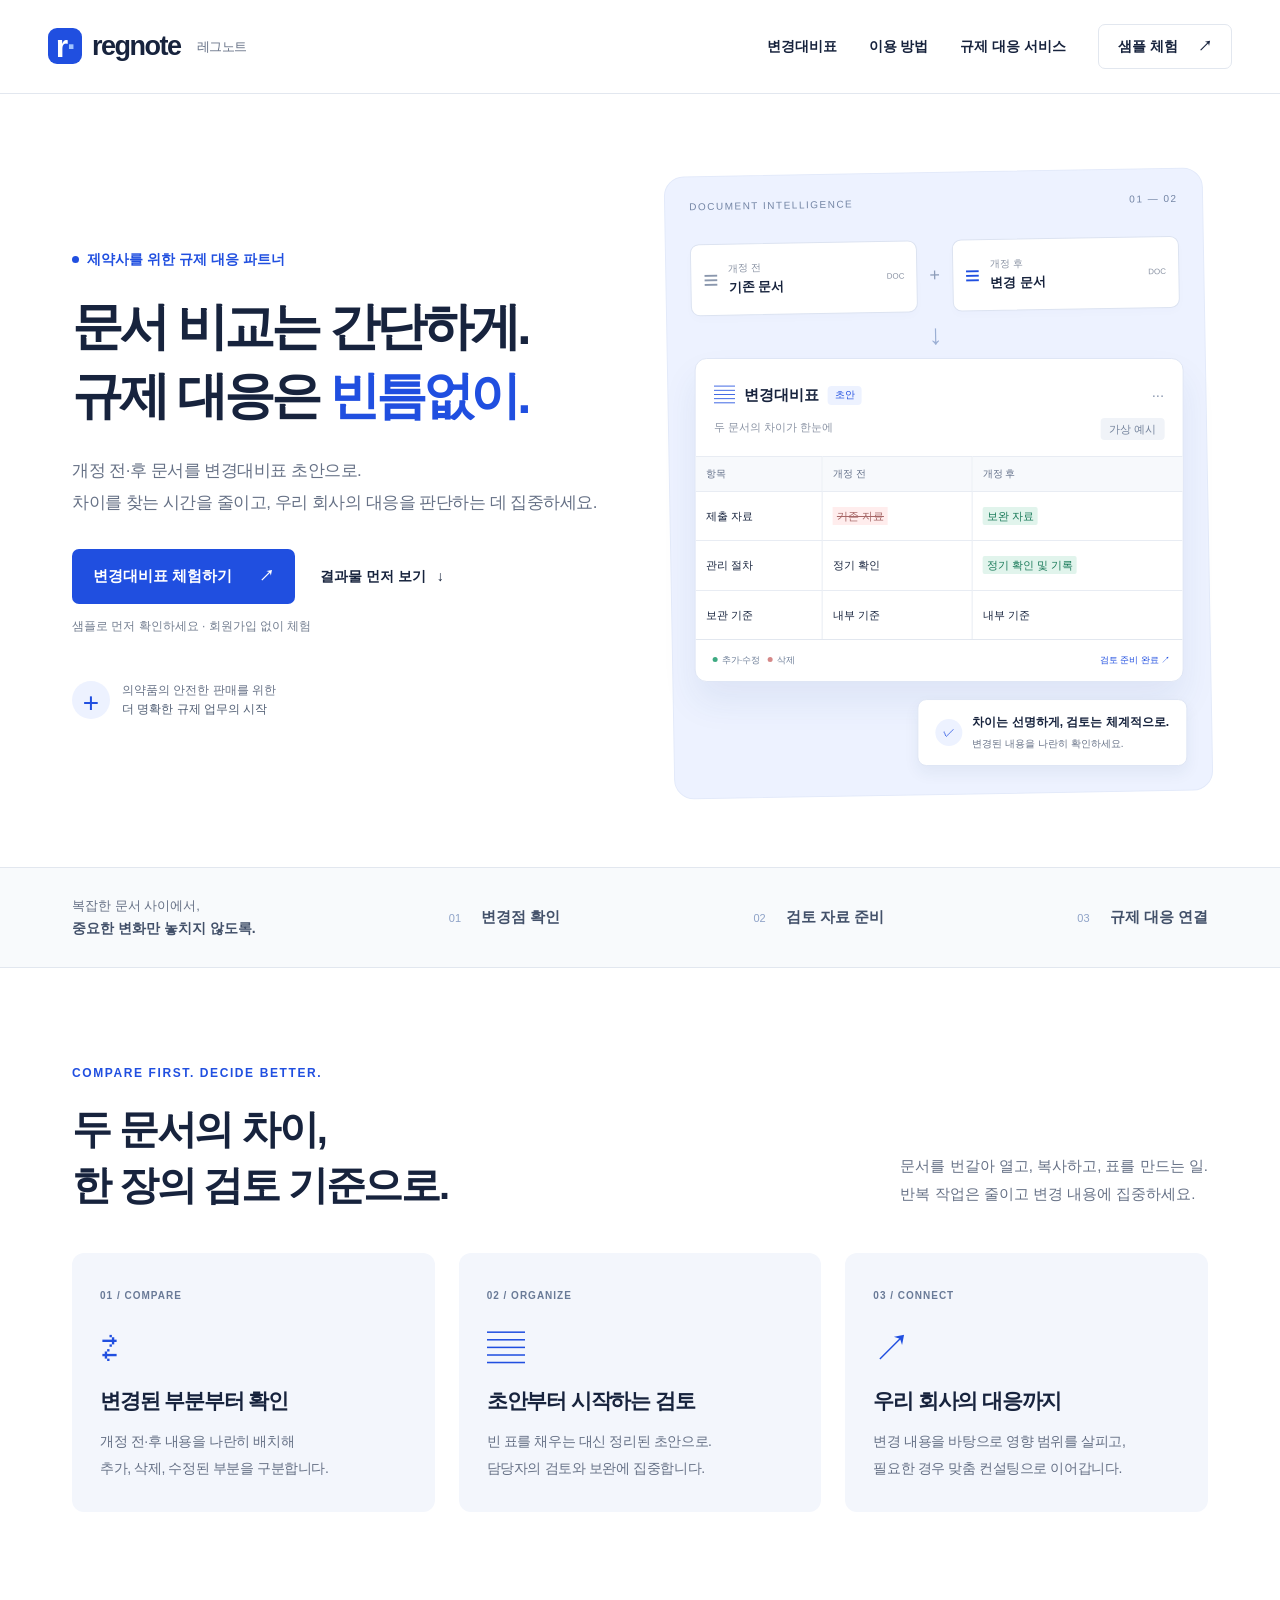
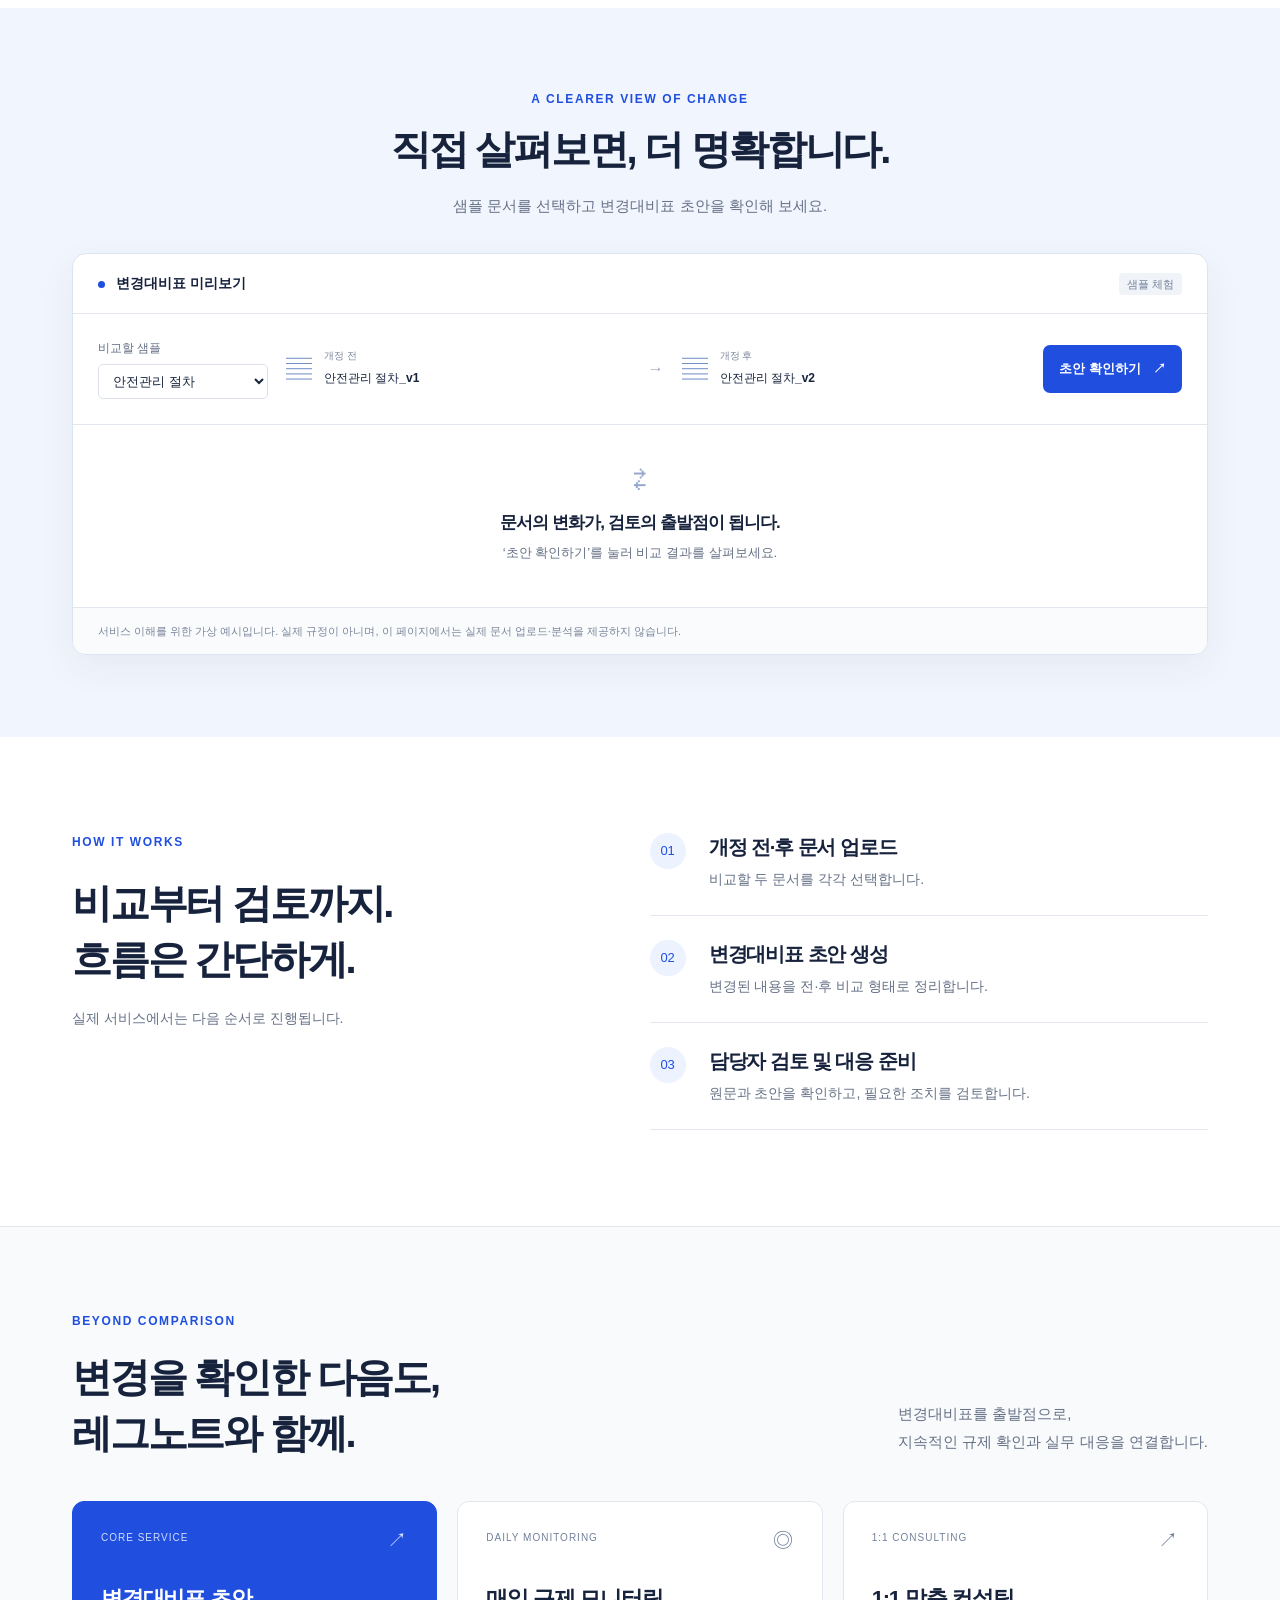
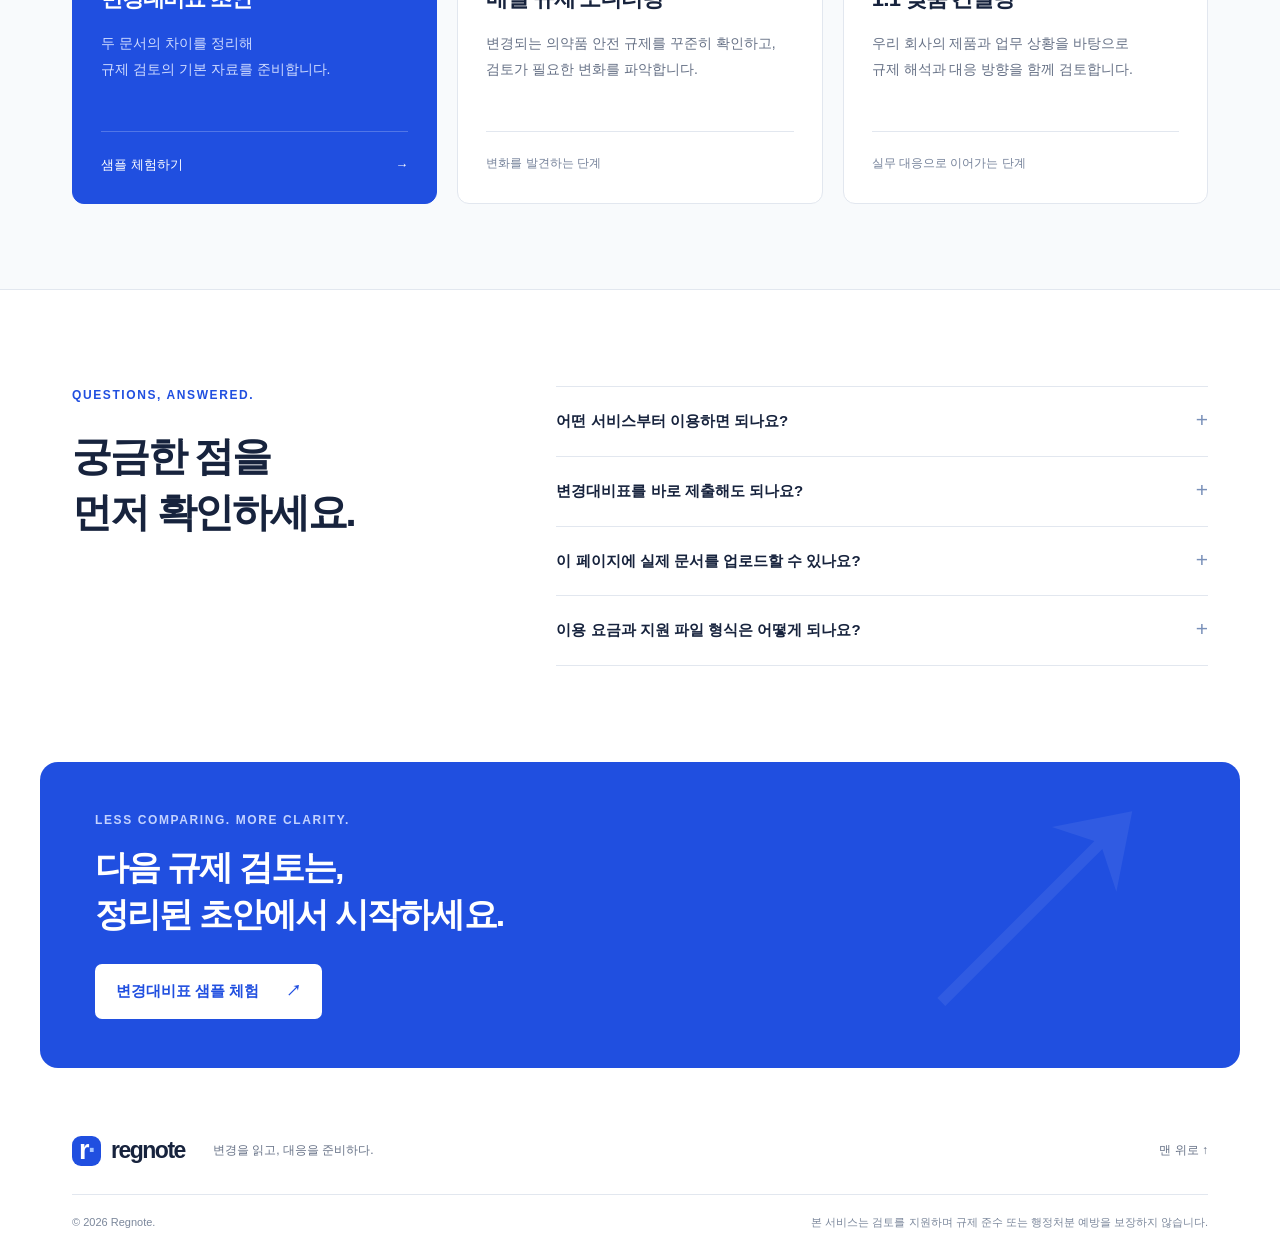
<file: index.html>
<!DOCTYPE html>
<html lang="ko">

<head>
  <meta charset="UTF-8">
  <meta name="viewport" content="width=device-width, initial-scale=1.0">
  <meta name="description" content="두 문서의 차이를 변경대비표 초안으로. 레그노트와 함께 규제 변경 확인부터 의약품 안전 규제 대응까지 준비하세요.">
  <meta name="theme-color" content="#204fe0">
  <title>레그노트 — 변경을 읽고, 대응을 준비하다</title>
  <link rel="stylesheet" href="styles.css">
  <script src="script.js" defer></script>
</head>

<body>
  <a class="skip-link" href="#main">본문 바로가기</a>
  <header class="header">
    <a class="brand" href="#" aria-label="레그노트 홈"><span class="brand-icon"
        aria-hidden="true">r<span>·</span></span>regnote<span class="brand-ko">레그노트</span></a>
    <button class="menu-toggle" type="button" aria-expanded="false" aria-controls="navigation">메뉴 <span
        aria-hidden="true">☰</span></button>
    <nav id="navigation" aria-label="주 메뉴"><a href="#comparison">변경대비표</a><a href="#workflow">이용 방법</a><a
        href="#services">규제 대응 서비스</a><a class="nav-cta" href="#demo">샘플 체험 <span aria-hidden="true">↗</span></a></nav>
  </header>
  <main id="main">
    <section class="hero wrap">
      <div class="hero-copy">
        <p class="eyebrow"><span class="live-dot"></span> 제약사를 위한 규제 대응 파트너</p>
        <h1>문서 비교는 간단하게.<br>규제 대응은 <span>빈틈없이.</span></h1>
        <p class="hero-description">개정 전·후 문서를 변경대비표 초안으로.<br>차이를 찾는 시간을 줄이고,<br class="mobile-break"> 우리 회사의 대응을 판단하는 데
          집중하세요.</p>
        <div class="hero-actions"><a class="button primary" href="#demo">변경대비표 체험하기 <span
              aria-hidden="true">↗</span></a><a class="text-link" href="#comparison">결과물 먼저 보기 <span
              aria-hidden="true">↓</span></a></div>
        <p class="microcopy">샘플로 먼저 확인하세요 · 회원가입 없이 체험</p>
        <div class="hero-bottom"><span class="small-cross" aria-hidden="true">+</span><span>의약품의 안전한 판매를 위한<br><strong>더
              명확한 규제 업무의 시작</strong></span></div>
      </div>
      <div class="hero-visual" aria-label="변경대비표 예시 화면">
        <div class="visual-top"><span>DOCUMENT INTELLIGENCE</span><span>01 — 02</span></div>
        <div class="document-pair">
          <div class="mini-doc"><span class="doc-icon" aria-hidden="true">≡</span>
            <div><small>개정 전</small><strong>기존 문서</strong></div><span class="file-type">DOC</span>
          </div><span class="pair-plus" aria-hidden="true">+</span>
          <div class="mini-doc"><span class="doc-icon blue" aria-hidden="true">≡</span>
            <div><small>개정 후</small><strong>변경 문서</strong></div><span class="file-type">DOC</span>
          </div>
        </div>
        <div class="connection" aria-hidden="true">↓</div>
        <div class="preview-card">
          <div class="preview-title"><span class="sheet-icon" aria-hidden="true">▤</span><strong>변경대비표</strong><span
              class="draft">초안</span><span class="preview-menu" aria-hidden="true">···</span></div>
          <div class="preview-meta"><span>두 문서의 차이가 한눈에</span><span class="example-label">가상 예시</span></div>
          <div class="mini-table">
            <div class="table-head">항목</div>
            <div class="table-head">개정 전</div>
            <div class="table-head">개정 후</div>
            <div>제출 자료</div>
            <div><span class="deleted">기존 자료</span></div>
            <div><span class="added">보완 자료</span></div>
            <div>관리 절차</div>
            <div>정기 확인</div>
            <div><span class="added">정기 확인 및 기록</span></div>
            <div>보관 기준</div>
            <div>내부 기준</div>
            <div>내부 기준</div>
          </div>
          <div class="preview-footer"><span><i class="legend green"></i>추가·수정 <i
                class="legend red"></i>삭제</span><span>검토 준비 완료 <span aria-hidden="true">↗</span></span></div>
        </div>
        <div class="review-note"><span class="checkmark" aria-hidden="true">✓</span>
          <div><strong>차이는 선명하게, 검토는 체계적으로.</strong>
            <p>변경된 내용을 나란히 확인하세요.</p>
          </div>
        </div>
      </div>
    </section>
    <div class="value-strip">
      <div class="wrap">
        <p>복잡한 문서 사이에서,<br><strong>중요한 변화만 놓치지 않도록.</strong></p><span>01 <strong>변경점 확인</strong></span><span>02
          <strong>검토 자료 준비</strong></span><span>03 <strong>규제 대응 연결</strong></span>
      </div>
    </div>
    <section class="section wrap" id="comparison">
      <div class="section-heading">
        <div>
          <p class="eyebrow">COMPARE FIRST. DECIDE BETTER.</p>
          <h2>두 문서의 차이,<br>한 장의 검토 기준으로.</h2>
        </div>
        <p>문서를 번갈아 열고, 복사하고, 표를 만드는 일.<br>반복 작업은 줄이고 변경 내용에 집중하세요.</p>
      </div>
      <div class="feature-grid">
        <article><span class="feature-number">01 / COMPARE</span>
          <div class="feature-symbol" aria-hidden="true">⇄</div>
          <h3>변경된 부분부터 확인</h3>
          <p>개정 전·후 내용을 나란히 배치해<br>추가, 삭제, 수정된 부분을 구분합니다.</p>
        </article>
        <article><span class="feature-number">02 / ORGANIZE</span>
          <div class="feature-symbol" aria-hidden="true">▤</div>
          <h3>초안부터 시작하는 검토</h3>
          <p>빈 표를 채우는 대신 정리된 초안으로.<br>담당자의 검토와 보완에 집중합니다.</p>
        </article>
        <article><span class="feature-number">03 / CONNECT</span>
          <div class="feature-symbol" aria-hidden="true">↗</div>
          <h3>우리 회사의 대응까지</h3>
          <p>변경 내용을 바탕으로 영향 범위를 살피고,<br>필요한 경우 맞춤 컨설팅으로 이어갑니다.</p>
        </article>
      </div>
    </section>
    <section class="demo-section" id="demo">
      <div class="wrap">
        <div class="center-heading">
          <p class="eyebrow">A CLEARER VIEW OF CHANGE</p>
          <h2>직접 살펴보면, 더 명확합니다.</h2>
          <p>샘플 문서를 선택하고 변경대비표 초안을 확인해 보세요.</p>
        </div>
        <div class="demo-panel">
          <div class="demo-toolbar"><strong><span class="blue-dot"></span> 변경대비표 미리보기</strong><span
              class="example-label">샘플 체험</span></div>
          <div class="demo-controls"><label for="sample">비교할 샘플<select id="sample">
                <option value="procedure">안전관리 절차</option>
                <option value="document">문서 관리 기준</option>
              </select></label>
            <div class="sample-file"><span aria-hidden="true">▤</span>
              <div><small>개정 전</small><strong id="before-name">안전관리 절차_v1</strong></div>
            </div><span class="sample-arrow" aria-hidden="true">→</span>
            <div class="sample-file"><span aria-hidden="true">▤</span>
              <div><small>개정 후</small><strong id="after-name">안전관리 절차_v2</strong></div>
            </div><button class="button primary" id="compare" type="button">초안 확인하기 <span
                aria-hidden="true">↗</span></button>
          </div>
          <div id="demo-empty" class="demo-empty"><span aria-hidden="true">⇄</span>
            <h3>문서의 변화가, 검토의 출발점이 됩니다.</h3>
            <p>‘초안 확인하기’를 눌러 비교 결과를 살펴보세요.</p>
          </div>
          <div id="demo-result" hidden>
            <div class="result-top">
              <p id="result-summary" role="status"></p><button class="download-button" id="download" type="button">CSV
                내려받기 ↓</button>
            </div>
            <div class="table-scroll" tabindex="0" role="region" aria-label="샘플 변경대비표">
              <table>
                <thead>
                  <tr>
                    <th scope="col">항목</th>
                    <th scope="col">개정 전</th>
                    <th scope="col">개정 후</th>
                    <th scope="col">구분</th>
                  </tr>
                </thead>
                <tbody id="result-body"></tbody>
              </table>
            </div>
          </div>
          <p class="demo-disclaimer">서비스 이해를 위한 가상 예시입니다. 실제 규정이 아니며, 이 페이지에서는 실제 문서 업로드·분석을 제공하지 않습니다.</p>
        </div>
      </div>
    </section>
    <section class="section wrap workflow" id="workflow">
      <div>
        <p class="eyebrow">HOW IT WORKS</p>
        <h2>비교부터 검토까지.<br>흐름은 간단하게.</h2>
        <p class="muted">실제 서비스에서는 다음 순서로 진행됩니다.</p>
      </div>
      <ol class="steps">
        <li><span>01</span>
          <div>
            <h3>개정 전·후 문서 업로드</h3>
            <p>비교할 두 문서를 각각 선택합니다.</p>
          </div>
        </li>
        <li><span>02</span>
          <div>
            <h3>변경대비표 초안 생성</h3>
            <p>변경된 내용을 전·후 비교 형태로 정리합니다.</p>
          </div>
        </li>
        <li><span>03</span>
          <div>
            <h3>담당자 검토 및 대응 준비</h3>
            <p>원문과 초안을 확인하고, 필요한 조치를 검토합니다.</p>
          </div>
        </li>
      </ol>
    </section>
    <section class="services-section" id="services">
      <div class="wrap">
        <div class="section-heading">
          <div>
            <p class="eyebrow">BEYOND COMPARISON</p>
            <h2>변경을 확인한 다음도,<br>레그노트와 함께.</h2>
          </div>
          <p>변경대비표를 출발점으로,<br>지속적인 규제 확인과 실무 대응을 연결합니다.</p>
        </div>
        <div class="services-grid">
          <article class="service-main">
            <div class="service-top"><span>CORE SERVICE</span><span aria-hidden="true">↗</span></div>
            <h3>변경대비표 초안</h3>
            <p>두 문서의 차이를 정리해<br>규제 검토의 기본 자료를 준비합니다.</p><a href="#demo">샘플 체험하기 <span aria-hidden="true">→</span></a>
          </article>
          <article>
            <div class="service-top"><span>DAILY MONITORING</span><span aria-hidden="true">◎</span></div>
            <h3>매일 규제 모니터링</h3>
            <p>변경되는 의약품 안전 규제를 꾸준히 확인하고,<br>검토가 필요한 변화를 파악합니다.</p><span class="service-foot">변화를 발견하는 단계</span>
          </article>
          <article>
            <div class="service-top"><span>1:1 CONSULTING</span><span aria-hidden="true">↗</span></div>
            <h3>1:1 맞춤 컨설팅</h3>
            <p>우리 회사의 제품과 업무 상황을 바탕으로<br>규제 해석과 대응 방향을 함께 검토합니다.</p><span class="service-foot">실무 대응으로 이어가는 단계</span>
          </article>
        </div>
      </div>
    </section>
    <section class="section wrap faq">
      <div>
        <p class="eyebrow">QUESTIONS, ANSWERED.</p>
        <h2>궁금한 점을<br>먼저 확인하세요.</h2>
      </div>
      <div class="faq-items">
        <details>
          <summary>어떤 서비스부터 이용하면 되나요?<span aria-hidden="true">+</span></summary>
          <p>비교할 두 문서가 있다면 변경대비표 초안부터 시작하세요. 이후 지속적인 규제 확인이 필요하면 모니터링을, 회사 상황에 따른 판단이 필요하면 맞춤 컨설팅을 연결하는 구조입니다.</p>
        </details>
        <details>
          <summary>변경대비표를 바로 제출해도 되나요?<span aria-hidden="true">+</span></summary>
          <p>변경대비표는 담당자 검토를 위한 초안입니다. 제출하거나 업무에 적용하기 전에 원문, 변경 누락 여부, 관련 규정과 제출 요건을 확인해야 합니다.</p>
        </details>
        <details>
          <summary>이 페이지에 실제 문서를 업로드할 수 있나요?<span aria-hidden="true">+</span></summary>
          <p>현재 페이지는 서비스 소개와 샘플 체험을 위한 화면입니다. 실제 문서 업로드, 자동 분석, 상담 신청 기능은 연결되어 있지 않습니다. 샘플 체험은 브라우저 안에서 작동하며 문서를 서버로
            전송하지 않습니다.</p>
        </details>
        <details>
          <summary>이용 요금과 지원 파일 형식은 어떻게 되나요?<span aria-hidden="true">+</span></summary>
          <p>요금과 지원 파일 형식은 아직 안내 전입니다. 실제 서비스 연결 시 문서 분량, 이용 빈도, 검토 범위에 따른 기준을 제공할 예정입니다.</p>
        </details>
      </div>
    </section>
    <section class="final-cta wrap"><span class="eyebrow">LESS COMPARING. MORE CLARITY.</span>
      <h2>다음 규제 검토는,<br>정리된 초안에서 시작하세요.</h2><a class="button white" href="#demo">변경대비표 샘플 체험 <span
          aria-hidden="true">↗</span></a><span class="cta-decoration" aria-hidden="true">↗</span>
    </section>
  </main>
  <footer class="wrap">
    <div class="footer-top"><a class="brand" href="#"><span class="brand-icon"
          aria-hidden="true">r<span>·</span></span>regnote</a>
      <p>변경을 읽고, 대응을 준비하다.</p><a href="#main">맨 위로 ↑</a>
    </div>
    <div class="footer-bottom"><span>© <span id="year">2026</span> Regnote.</span>
      <p>본 서비스는 검토를 지원하며 규제 준수 또는 행정처분 예방을 보장하지 않습니다.</p>
    </div>
  </footer>
</body>

</html>
</file>
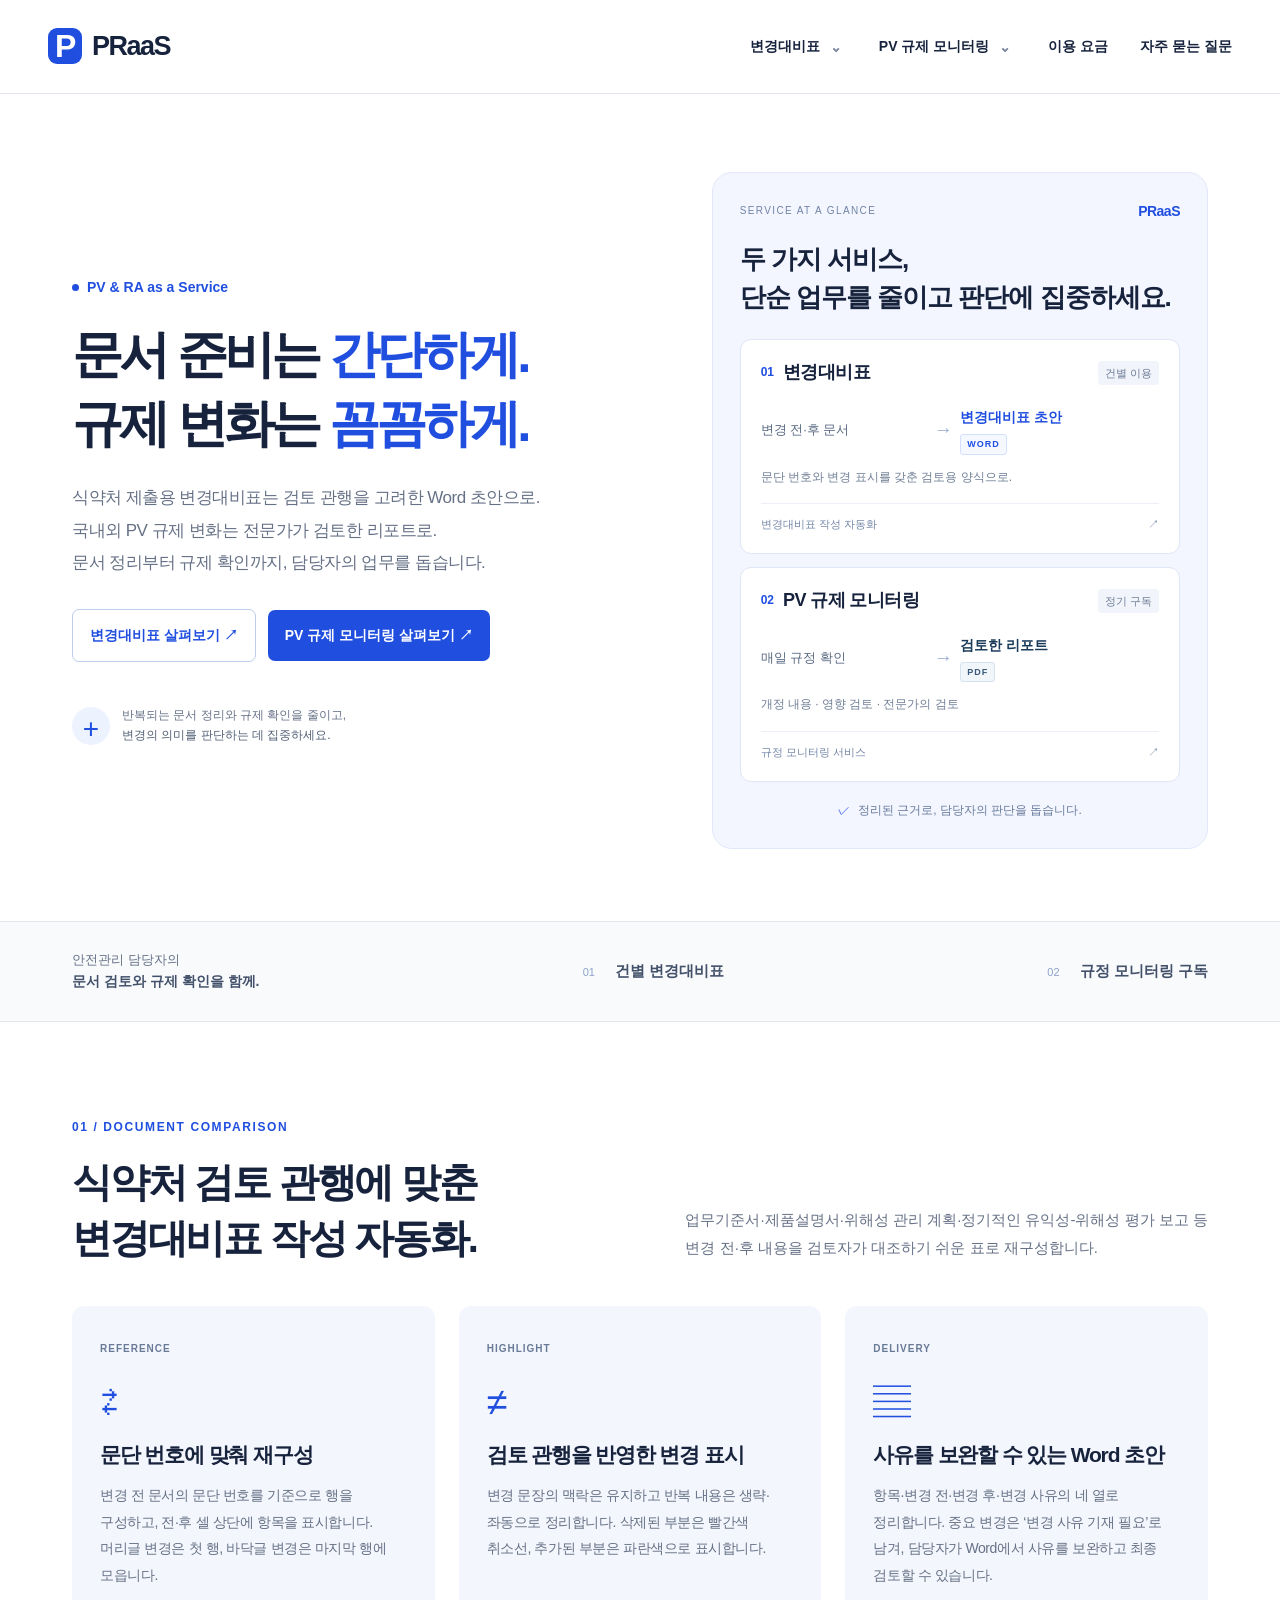
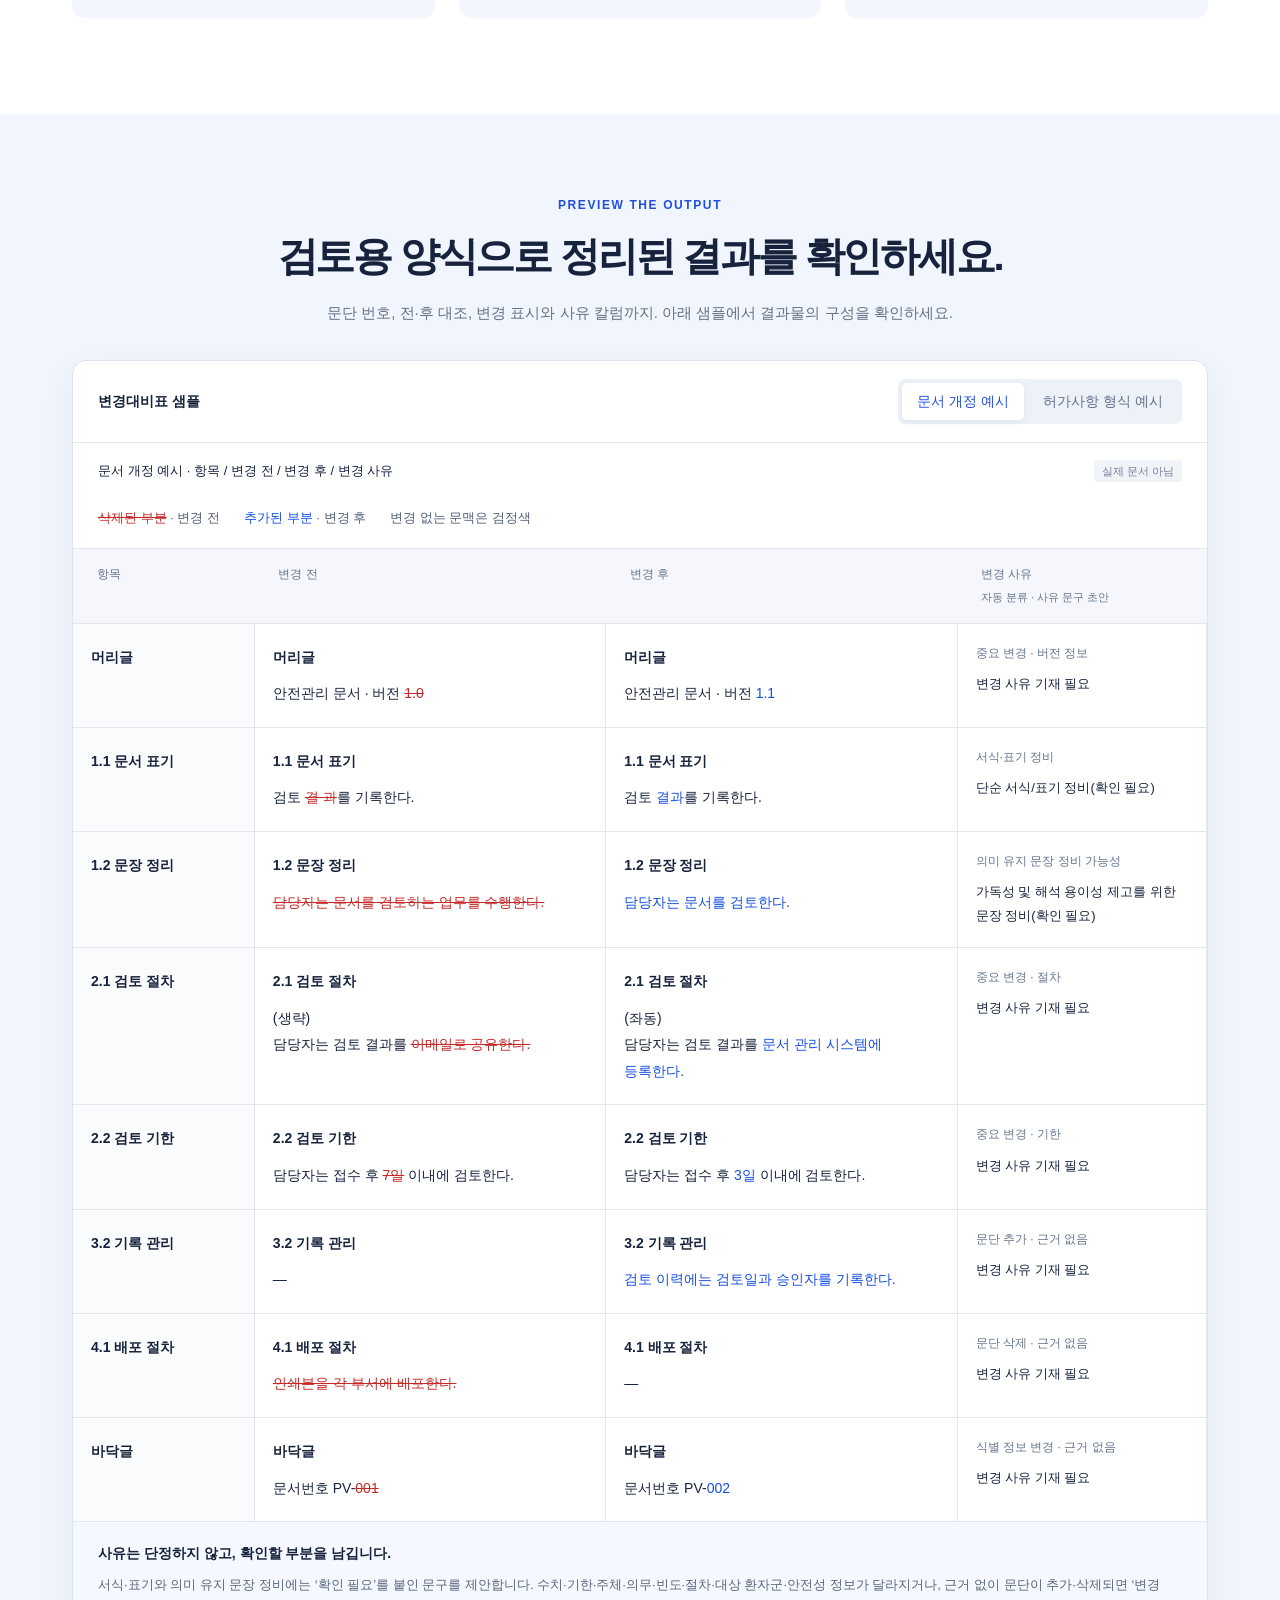
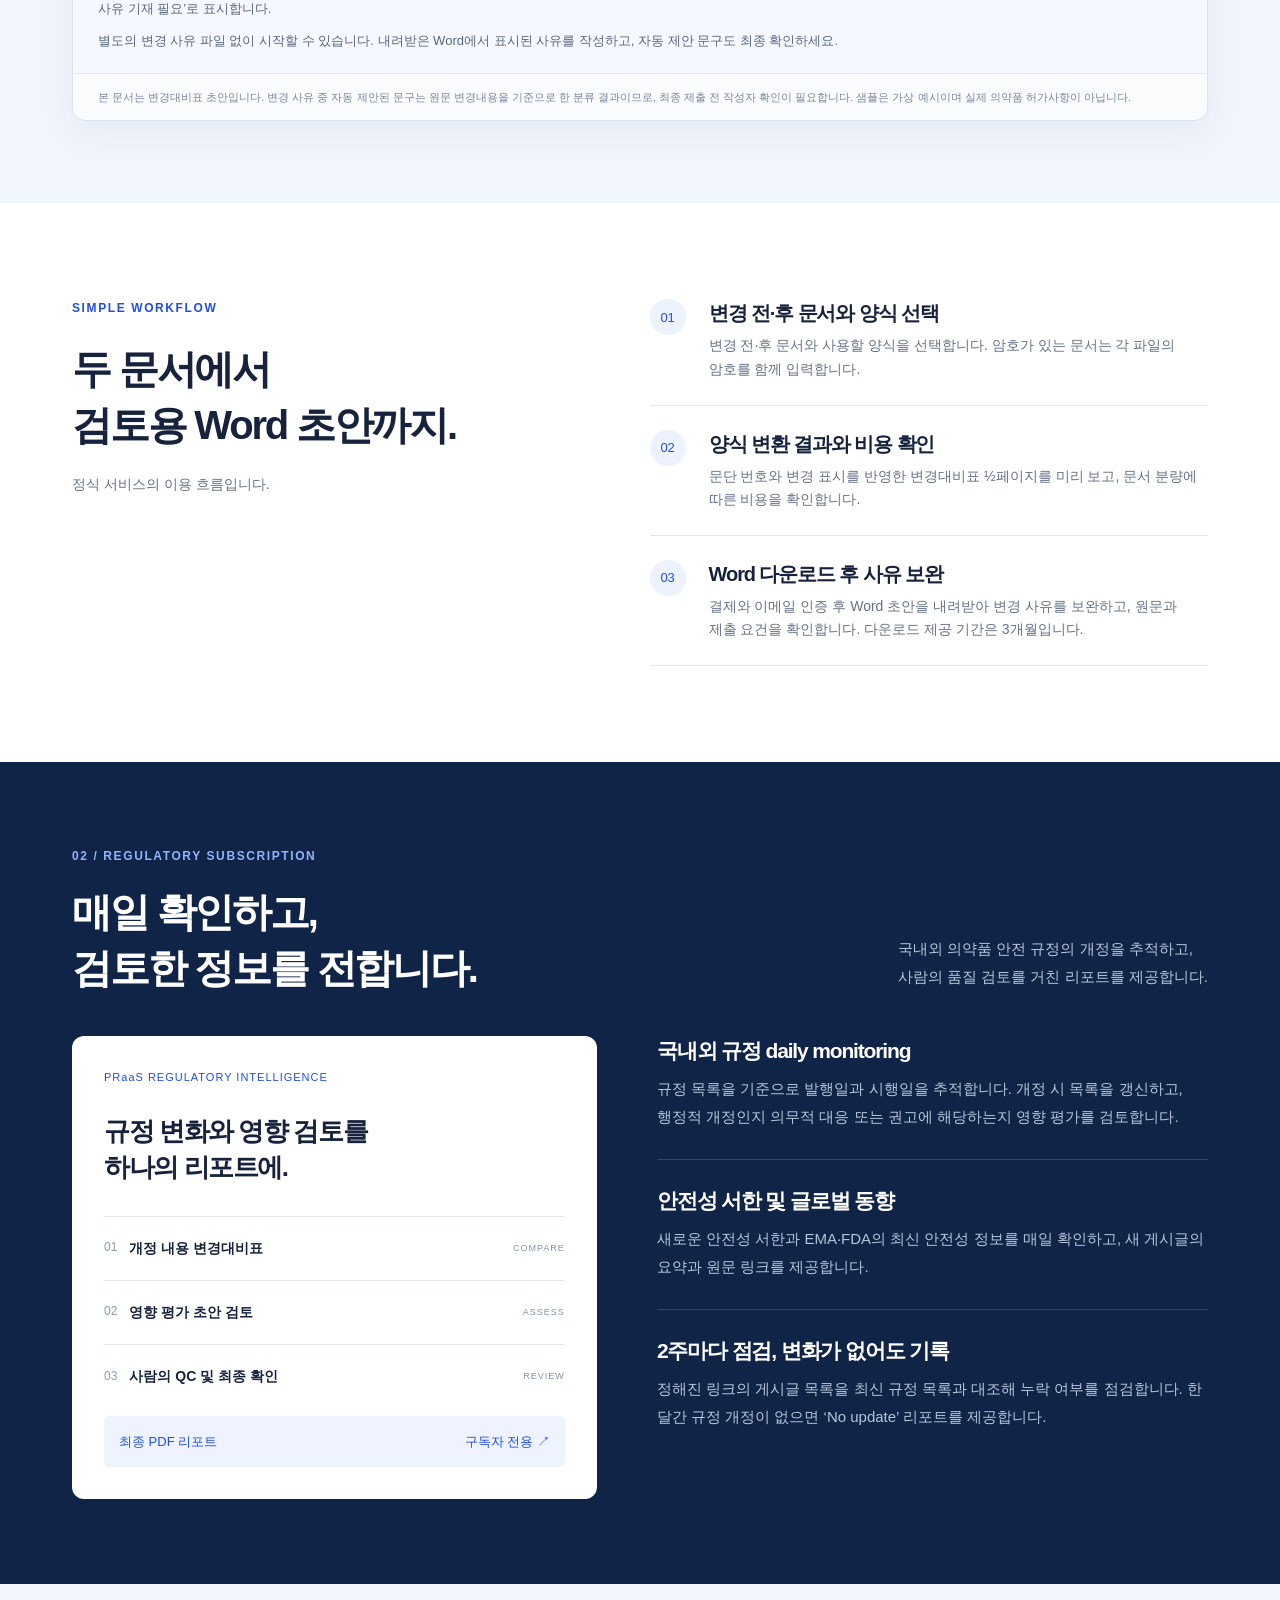
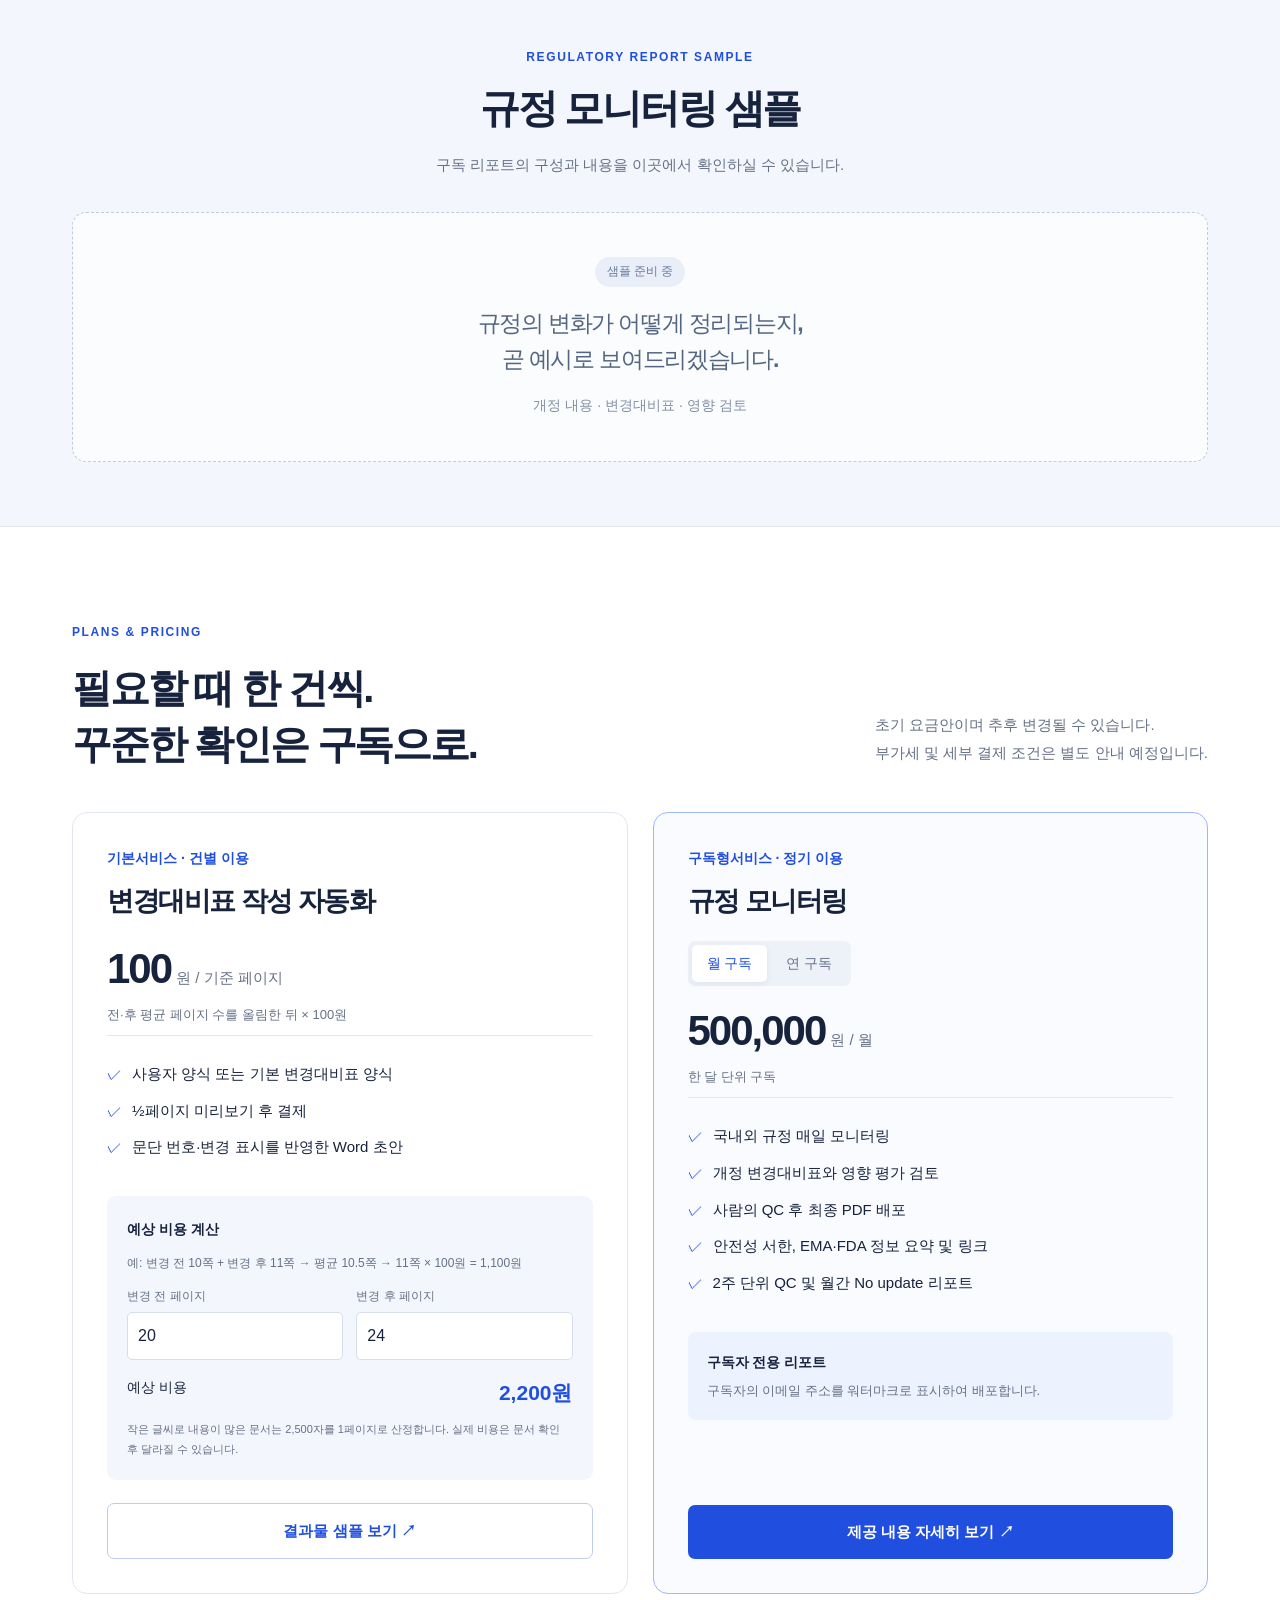
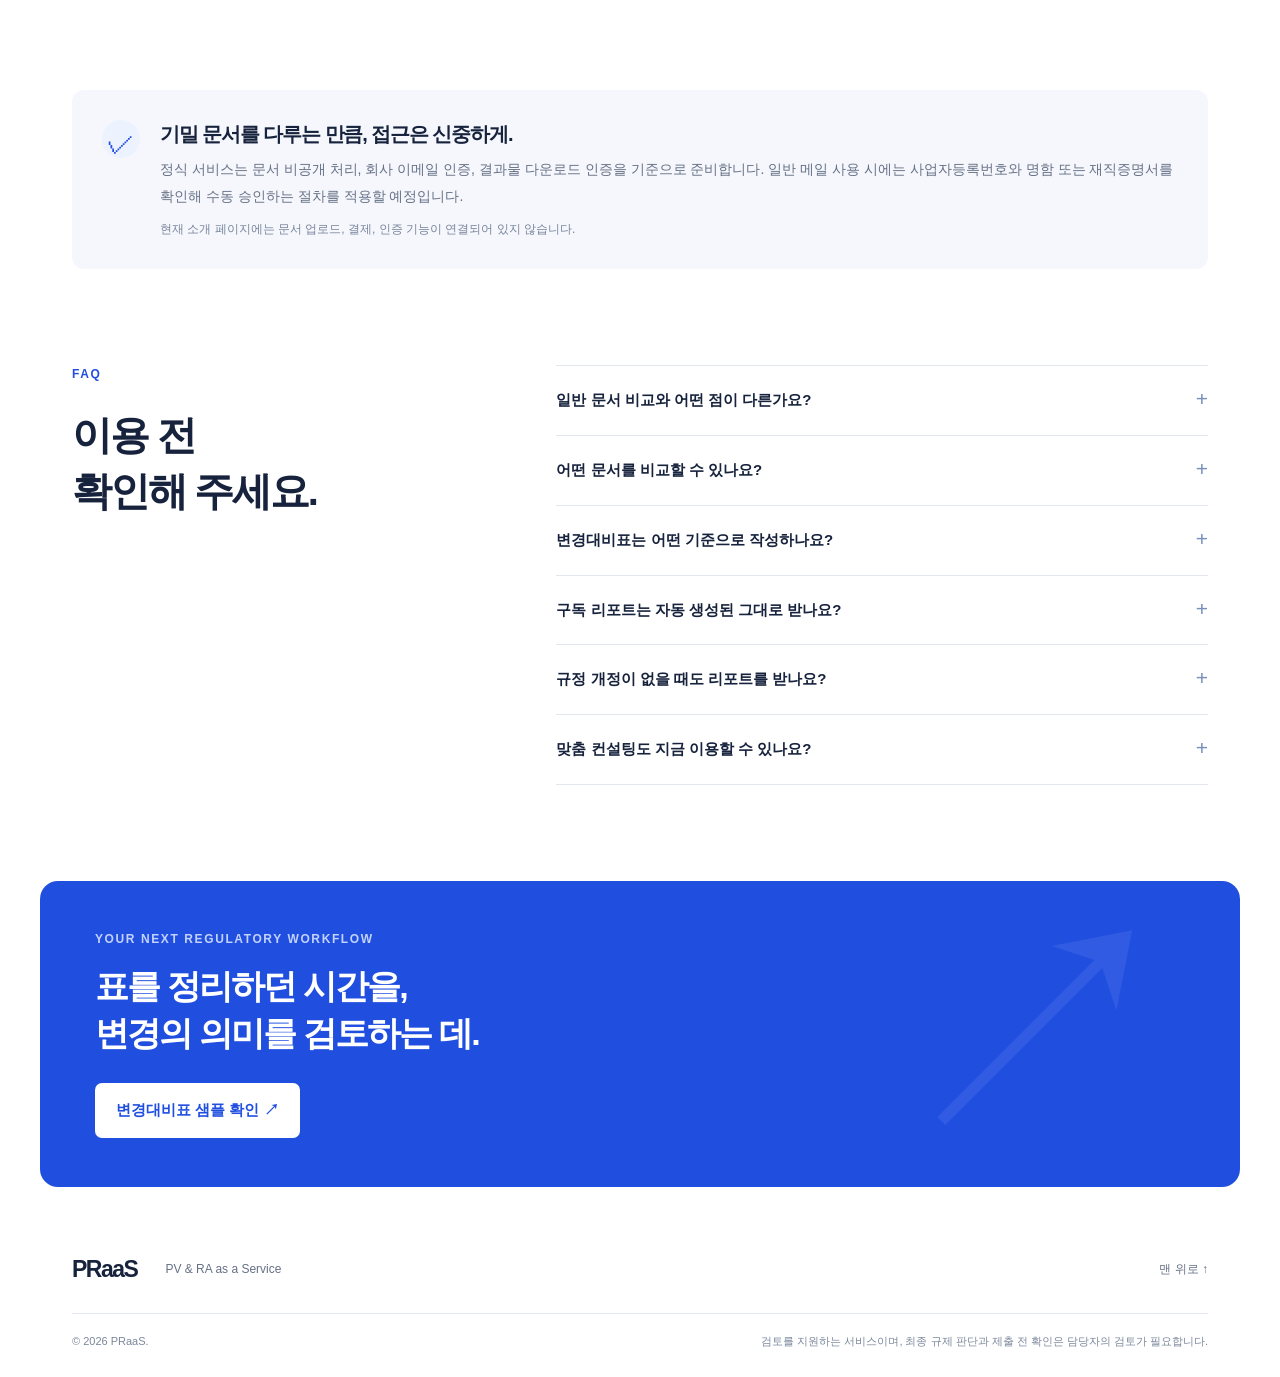
<file: Test1/index.html>
<!doctype html>
<html lang="ko">

<head>
    <meta charset="UTF-8">
    <meta name="viewport" content="width=device-width, initial-scale=1">
    <meta name="description" content="식약처 제출용 변경대비표 초안 작성과 국내외 PV 규제 모니터링을 함께 제공하는 PRaaS. 문서 정리와 규제 확인에 드는 시간을 줄이고 담당자의 검토를 돕습니다.">
    <meta name="theme-color" content="#204fe0">
    <title>PRaaS | 식약처 제출용 변경대비표 · PV 규제 모니터링!!!</title>
    <link rel="stylesheet" href="styles.css">
    <script src="script.js" defer></script>
</head>

<body>
    <a class="skip-link" href="#main">본문 바로가기</a>
    <header class="header"><a class="brand" href="#main"><span class="brand-icon"
                aria-hidden="true">P</span>PRaaS</a><button class="menu-toggle" aria-expanded="false"
            aria-controls="navigation" type="button">메뉴 ☰</button>
        <nav id="navigation" aria-label="주 메뉴">
 <div class="nav-dropdown"><div class="nav-parent"><a href="#comparison">변경대비표</a><button class="submenu-toggle" type="button" aria-label="변경대비표 하위 메뉴" aria-expanded="false" aria-controls="comparison-submenu">⌄</button></div><div class="nav-submenu" id="comparison-submenu" hidden><a href="#demo">샘플 확인 <span aria-hidden="true">↗</span></a></div></div>
 <div class="nav-dropdown"><div class="nav-parent"><a href="#monitoring">PV 규제 모니터링</a><button class="submenu-toggle" type="button" aria-label="PV 규제 모니터링 하위 메뉴" aria-expanded="false" aria-controls="monitoring-submenu">⌄</button></div><div class="nav-submenu" id="monitoring-submenu" hidden><a href="#monitoring-sample">샘플 확인 <span aria-hidden="true">↗</span></a></div></div>
 <a href="#pricing">이용 요금</a><a href="#faq">자주 묻는 질문</a>
</nav>
    </header>
    <main id="main">
        <section class="hero wrap hero-with-summary">
            <div class="hero-copy">
                <p class="eyebrow"><span class="live-dot"></span> PV & RA as a Service</p>
                <h1>문서 준비는 <span>간단하게.</span><br>규제 변화는 <span>꼼꼼하게.</span></h1>
                <p class="hero-description">식약처 제출용 변경대비표는 검토 관행을 고려한 Word 초안으로.<br>국내외 PV 규제 변화는 전문가가 검토한 리포트로.<br>문서 정리부터 규제 확인까지, 담당자의 업무를 돕습니다.</p>
                <div class="hero-actions"><a href="#comparison" class="button outline">변경대비표 살펴보기 ↗</a><a href="#monitoring"
                        class="button primary">PV 규제 모니터링 살펴보기 ↗</a></div>
                <div class="hero-bottom"><span class="small-cross" aria-hidden="true">+</span><span>반복되는 문서 정리와 규제 확인을 줄이고,<br><strong>변경의 의미를 판단하는 데 집중하세요.</strong></span></div>
            </div>
        
            <aside class="service-overview" aria-label="PRaaS 서비스 한눈에 보기">
                <div class="overview-heading"><span>SERVICE AT A GLANCE</span><span class="overview-brand">PRaaS</span></div>
                <h2>두 가지 서비스,<br>단순 업무를 줄이고 판단에 집중하세요.</h2>
                <a class="overview-service" href="#comparison">
                    <div class="overview-label"><span class="overview-number">01</span><h3>변경대비표</h3><span class="overview-tag">건별 이용</span></div>
                    <div class="overview-flow"><span>변경 전·후 문서</span><span class="overview-arrow" aria-hidden="true">→</span><strong>변경대비표 초안<span class="overview-format">WORD</span></strong></div>
                    <p>문단 번호와 변경 표시를 갖춘 검토용 양식으로.</p>
                    <span class="overview-link">변경대비표 작성 자동화 <span aria-hidden="true">↗</span></span>
                </a>
                <a class="overview-service overview-monitor" href="#monitoring">
                    <div class="overview-label"><span class="overview-number">02</span><h3>PV 규제 모니터링</h3><span class="overview-tag">정기 구독</span></div>
                    <div class="overview-flow"><span>매일 규정 확인</span><span class="overview-arrow" aria-hidden="true">→</span><strong>검토한 리포트<span class="overview-format">PDF</span></strong></div>
                    <p>개정 내용 · 영향 검토 · 전문가의 검토</p>
                    <span class="overview-link">규정 모니터링 서비스 <span aria-hidden="true">↗</span></span>
                </a>
                <div class="overview-end"><span aria-hidden="true">✓</span> 정리된 근거로, 담당자의 판단을 돕습니다.</div>
            </aside>
        </section>
        <div class="value-strip">
            <div class="wrap">
                <p>안전관리 담당자의<br><strong>문서 검토와 규제 확인을 함께.</strong></p><span>01 <strong>건별 변경대비표</strong></span><span>02
                    <strong>규정 모니터링 구독</strong></span>
            </div>
        </div>
        <section class="section wrap" id="comparison">
            <div class="section-heading">
                <div>
                    <p class="eyebrow">01 / DOCUMENT COMPARISON</p>
                    <h2>식약처 검토 관행에 맞춘<br>변경대비표 작성 자동화.</h2>
                </div>
                <p>업무기준서·제품설명서·위해성 관리 계획·정기적인 유익성-위해성 평가 보고 등<br>변경 전·후 내용을 검토자가 대조하기 쉬운 표로 재구성합니다.</p>
            </div>
            <div class="feature-grid">
                <article><span class="feature-number">REFERENCE</span>
                    <div class="feature-symbol" aria-hidden="true">⇄</div>
                    <h3>문단 번호에 맞춰 재구성</h3>
                    <p>변경 전 문서의 문단 번호를 기준으로 행을 구성하고, 전·후 셀 상단에 항목을 표시합니다. 머리글 변경은 첫 행, 바닥글 변경은 마지막 행에 모읍니다.</p>
                </article>
                <article><span class="feature-number">HIGHLIGHT</span>
                    <div class="feature-symbol" aria-hidden="true">≠</div>
                    <h3>검토 관행을 반영한 변경 표시</h3>
                    <p>변경 문장의 맥락은 유지하고 반복 내용은 생략·좌동으로 정리합니다. 삭제된 부분은 빨간색 취소선, 추가된 부분은 파란색으로 표시합니다.</p>
                </article>
                <article><span class="feature-number">DELIVERY</span>
                    <div class="feature-symbol" aria-hidden="true">▤</div>
                    <h3>사유를 보완할 수 있는 Word 초안</h3>
                    <p>항목·변경 전·변경 후·변경 사유의 네 열로 정리합니다. 중요 변경은 ‘변경 사유 기재 필요’로 남겨, 담당자가 Word에서 사유를 보완하고 최종 검토할 수 있습니다.</p>
                </article>
            </div>
        </section>
        <section class="demo-section" id="demo">
            <div class="wrap">
                <div class="center-heading">
                    <p class="eyebrow">PREVIEW THE OUTPUT</p>
                    <h2>검토용 양식으로 정리된 결과를 확인하세요.</h2>
                    <p>문단 번호, 전·후 대조, 변경 표시와 사유 칼럼까지. 아래 샘플에서 결과물의 구성을 확인하세요.</p>
                </div>
                <div class="demo-panel">
                    <div class="demo-toolbar"><strong>변경대비표 샘플</strong>
                        <div class="sample-tabs" role="group" aria-label="샘플 선택"><button class="active" type="button"
                                data-sample="rmp" aria-pressed="true">문서 개정 예시</button><button type="button"
                                data-sample="pbrer" aria-pressed="false">허가사항 형식 예시</button></div>
                    </div>
                    <div class="result-top">
                        <p id="sample-caption" role="status">RMP · 머리글, 본문, 바닥글 순서의 비교 예시</p><span
                            class="example-label">실제 문서 아님</span>
                    </div>
                    <div class="comparison-legend"><span><del class="deleted">삭제된 부분</del> · 변경 전</span><span><ins class="added">추가된 부분</ins> · 변경 후</span><span>변경 없는 문맥은 검정색</span></div><div class="table-scroll comparison-sample" role="region" tabindex="0" aria-label="변경대비표 샘플">
                        <table>
                            <thead>
                                <tr>
                                    <th scope="col">항목</th>
                                    <th scope="col">변경 전</th>
                                    <th scope="col">변경 후</th>
                                    <th scope="col">변경 사유<span class="reason-column-note">자동 분류 · 사유 문구 초안</span></th>
                                </tr>
                            </thead>
                            <tbody id="sample-body"></tbody>
                        </table>
                    </div>
                    <div class="reason-guidance"><strong>사유는 단정하지 않고, 확인할 부분을 남깁니다.</strong><p>서식·표기와 의미 유지 문장 정비에는 ‘확인 필요’를 붙인 문구를 제안합니다. 수치·기한·주체·의무·빈도·절차·대상 환자군·안전성 정보가 달라지거나, 근거 없이 문단이 추가·삭제되면 ‘변경 사유 기재 필요’로 표시합니다.</p><p>별도의 변경 사유 파일 없이 시작할 수 있습니다. 내려받은 Word에서 표시된 사유를 작성하고, 자동 제안 문구도 최종 확인하세요.</p></div>
                    <p class="demo-disclaimer">본 문서는 변경대비표 초안입니다. 변경 사유 중 자동 제안된 문구는 원문 변경내용을 기준으로 한 분류 결과이므로, 최종 제출 전 작성자 확인이 필요합니다. 샘플은 가상 예시이며 실제 의약품 허가사항이 아닙니다.</p>
                </div>
            </div>
        </section>
        <section class="section wrap workflow">
            <div>
                <p class="eyebrow">SIMPLE WORKFLOW</p>
                <h2>두 문서에서<br>검토용 Word 초안까지.</h2>
                <p class="muted">정식 서비스의 이용 흐름입니다.</p>
            </div>
            <ol class="steps">
                <li><span>01</span>
                    <div>
                        <h3>변경 전·후 문서와 양식 선택</h3>
                        <p>변경 전·후 문서와 사용할 양식을 선택합니다. 암호가 있는 문서는 각 파일의 암호를 함께 입력합니다.</p>
                    </div>
                </li>
                <li><span>02</span>
                    <div>
                        <h3>양식 변환 결과와 비용 확인</h3>
                        <p>문단 번호와 변경 표시를 반영한 변경대비표 ½페이지를 미리 보고, 문서 분량에 따른 비용을 확인합니다.</p>
                    </div>
                </li>
                <li><span>03</span>
                    <div>
                        <h3>Word 다운로드 후 사유 보완</h3>
                        <p>결제와 이메일 인증 후 Word 초안을 내려받아 변경 사유를 보완하고, 원문과 제출 요건을 확인합니다. 다운로드 제공 기간은 3개월입니다.</p>
                    </div>
                </li>
            </ol>
        </section>
        <section class="monitoring-section" id="monitoring">
            <div class="wrap">
                <div class="section-heading">
                    <div>
                        <p class="eyebrow">02 / REGULATORY SUBSCRIPTION</p>
                        <h2>매일 확인하고,<br>검토한 정보를 전합니다.</h2>
                    </div>
                    <p>국내외 의약품 안전 규정의 개정을 추적하고,<br>사람의 품질 검토를 거친 리포트를 제공합니다.</p>
                </div>
                <div class="monitor-layout">
                    <div class="report-card">
                        <div class="report-kicker">PRaaS REGULATORY INTELLIGENCE</div>
                        <h3>규정 변화와 영향 검토를<br>하나의 리포트에.</h3>
                        <div class="report-line"><span>01</span><strong>개정 내용 변경대비표</strong><span>COMPARE</span></div>
                        <div class="report-line"><span>02</span><strong>영향 평가 초안 검토</strong><span>ASSESS</span></div>
                        <div class="report-line"><span>03</span><strong>사람의 QC 및 최종 확인</strong><span>REVIEW</span></div>
                        <div class="report-bottom">최종 PDF 리포트 <span>구독자 전용 ↗</span></div>
                    </div>
                    <div class="monitor-features">
                        <article>
                            <h3>국내외 규정 daily monitoring</h3>
                            <p>규정 목록을 기준으로 발행일과 시행일을 추적합니다. 개정 시 목록을 갱신하고, 행정적 개정인지 의무적 대응 또는 권고에 해당하는지 영향 평가를 검토합니다.
                            </p>
                        </article>
                        <article>
                            <h3>안전성 서한 및 글로벌 동향</h3>
                            <p>새로운 안전성 서한과 EMA·FDA의 최신 안전성 정보를 매일 확인하고, 새 게시글의 요약과 원문 링크를 제공합니다.</p>
                        </article>
                        <article>
                            <h3>2주마다 점검, 변화가 없어도 기록</h3>
                            <p>정해진 링크의 게시글 목록을 최신 규정 목록과 대조해 누락 여부를 점검합니다. 한 달간 규정 개정이 없으면 ‘No update’ 리포트를 제공합니다.</p>
                        </article>
                    </div>
                </div>
            </div>
        </section>
        <section class="monitoring-sample-section" id="monitoring-sample" aria-labelledby="monitoring-sample-title">
 <div class="wrap"><div class="center-heading"><p class="eyebrow">REGULATORY REPORT SAMPLE</p><h2 id="monitoring-sample-title">규정 모니터링 샘플</h2><p>구독 리포트의 구성과 내용을 이곳에서 확인하실 수 있습니다.</p></div>
 <div class="monitoring-placeholder"><span class="placeholder-label">샘플 준비 중</span><h3>규정의 변화가 어떻게 정리되는지,<br>곧 예시로 보여드리겠습니다.</h3><p>개정 내용 · 변경대비표 · 영향 검토</p></div></div>
</section>
        <section class="section wrap" id="pricing">
            <div class="section-heading">
                <div>
                    <p class="eyebrow">PLANS & PRICING</p>
                    <h2>필요할 때 한 건씩.<br>꾸준한 확인은 구독으로.</h2>
                </div>
                <p>초기 요금안이며 추후 변경될 수 있습니다.<br>부가세 및 세부 결제 조건은 별도 안내 예정입니다.</p>
            </div>
            <div class="pricing-grid">
                <article class="price-card"><span class="eyebrow">기본서비스 · 건별 이용</span>
                    <h3>변경대비표 작성 자동화</h3>
                    <p class="price">100<span>원 / 기준 페이지</span></p>
                    <p class="price-note">전·후 평균 페이지 수를 올림한 뒤 × 100원</p>
                    <ul>
                        <li>사용자 양식 또는 기본 변경대비표 양식</li>
                        <li>½페이지 미리보기 후 결제</li>
                        <li>문단 번호·변경 표시를 반영한 Word 초안</li>
                    </ul>
                    <div class="calculator"><strong>예상 비용 계산</strong><p class="rounding-note">예: 변경 전 10쪽 + 변경 후 11쪽 → 평균 10.5쪽 → 11쪽 × 100원 = 1,100원</p>
                        <div class="page-inputs"><label>변경 전 페이지<input id="before-pages" type="number" min="1"
                                    max="100000" step="1" value="20" inputmode="numeric"></label><label>변경 후 페이지<input
                                    id="after-pages" type="number" min="1" max="100000" step="1" value="24"
                                    inputmode="numeric"></label></div>
                        <p class="estimate" role="status" id="estimate">예상 비용 <strong>2,200원</strong></p><small>작은 글씨로
                            내용이 많은 문서는 2,500자를 1페이지로 산정합니다. 실제 비용은 문서 확인 후 달라질 수 있습니다.</small>
                    </div><a href="#demo" class="button outline">결과물 샘플 보기 ↗</a>
                </article>
                <article class="price-card subscription"><span class="eyebrow">구독형서비스 · 정기 이용</span>
                    <h3>규정 모니터링</h3>
                    <div class="billing-toggle" role="group" aria-label="구독 기간"><button type="button" class="active"
                            data-billing="monthly" aria-pressed="true">월 구독</button><button type="button"
                            data-billing="annual" aria-pressed="false">연 구독</button></div>
                    <p class="price" id="subscription-price" aria-live="polite">500,000<span>원 / 월</span></p>
                    <p class="price-note" id="subscription-note">한 달 단위 구독</p>
                    <ul>
                        <li>국내외 규정 매일 모니터링</li>
                        <li>개정 변경대비표와 영향 평가 검토</li>
                        <li>사람의 QC 후 최종 PDF 배포</li>
                        <li>안전성 서한, EMA·FDA 정보 요약 및 링크</li>
                        <li>2주 단위 QC 및 월간 No update 리포트</li>
                    </ul>
                    <div class="subscriber-note"><strong>구독자 전용 리포트</strong>
                        <p>구독자의 이메일 주소를 워터마크로 표시하여 배포합니다.</p>
                    </div><a href="#monitoring" class="button primary">제공 내용 자세히 보기 ↗</a>
                </article>
            </div>
        </section>
        <section class="security-strip wrap"><span class="small-cross" aria-hidden="true">✓</span>
            <div>
                <h3>기밀 문서를 다루는 만큼, 접근은 신중하게.</h3>
                <p>정식 서비스는 문서 비공개 처리, 회사 이메일 인증, 결과물 다운로드 인증을 기준으로 준비합니다. 일반 메일 사용 시에는 사업자등록번호와 명함 또는 재직증명서를 확인해 수동 승인하는
                    절차를 적용할 예정입니다.</p><small>현재 소개 페이지에는 문서 업로드, 결제, 인증 기능이 연결되어 있지 않습니다.</small>
            </div>
        </section>
        <section class="section wrap faq" id="faq">
            <div>
                <p class="eyebrow">FAQ</p>
                <h2>이용 전<br>확인해 주세요.</h2>
            </div>
            <div class="faq-items"><details><summary>일반 문서 비교와 어떤 점이 다른가요?<span aria-hidden="true">+</span></summary><p>PRaaS는 변경 내용을 항목별로 옮기고 문단 번호·색상·취소선·생략 표시를 맞춰 검토용 변경대비표로 정리하는 업무를 자동화합니다. 식약처 검토 관행을 고려한 형식의 Word 초안을 제공하며, 문서별 제출 요건과 변경 사유는 담당자가 최종 확인합니다. 식약처가 인증한 공식 양식이나 제출 승인 보장을 의미하지 않습니다.</p></details>
                <details>
                    <summary>어떤 문서를 비교할 수 있나요?<span aria-hidden="true">+</span></summary>
                    <p>Label, RMP, PBRER, 논문 초안처럼 변경 전·후 버전이 있는 문서가 대상입니다. 지원 입력 파일 형식과 용량 제한은 정식 서비스에서 안내할 예정이며, 변경대비표
                        결과물은 Word로 제공합니다.</p>
                </details>
                <details>
                    <summary>변경대비표는 어떤 기준으로 작성하나요?<span aria-hidden="true">+</span></summary>
                    <p>변경 전 문서의 단락 번호가 기준입니다. 머리글 변경은 첫 행, 바닥글 변경은 마지막 행에 모읍니다. 변경된 항목을 최소 문장 단위로 제시하며, 필요 시 ‘(생략)’,
                        ‘(중략)’, ‘(후략)’, ‘(좌동)’을 사용합니다.</p>
                </details>
                <details>
                    <summary>구독 리포트는 자동 생성된 그대로 받나요?<span aria-hidden="true">+</span></summary>
                    <p>아닙니다. 규정 개정의 변경대비표와 영향 평가 초안은 Word로 준비하고, 사람이 품질을 점검하고 최종 확인한 뒤 PDF로 구독자에게 배포합니다.</p>
                </details>
                <details>
                    <summary>규정 개정이 없을 때도 리포트를 받나요?<span aria-hidden="true">+</span></summary>
                    <p>한 달 동안 규정 개정이 없으면 ‘No update’ 리포트를 제공합니다. 안전성 서한 및 EMA·FDA의 최신 안전성 정보는 새로운 게시글을 확인해 요약과 링크를
                        제공합니다.</p>
                </details>
                <details>
                    <summary>맞춤 컨설팅도 지금 이용할 수 있나요?<span aria-hidden="true">+</span></summary>
                    <p>초기에는 건별 변경대비표와 규정 모니터링 구독을 우선 제공합니다. PV System SOP 및 양식 개정, 내부감사·실사 지적사항 분석 등의 맞춤 서비스는 추후 안내
                        예정입니다.</p>
                </details>
            </div>
        </section>
        <section class="final-cta wrap"><span class="eyebrow">YOUR NEXT REGULATORY WORKFLOW</span>
            <h2>표를 정리하던 시간을,<br>변경의 의미를 검토하는 데.</h2><a href="#demo" class="button white">변경대비표 샘플 확인 ↗</a><span
                class="cta-decoration" aria-hidden="true">↗</span>
        </section>
    </main>
    <footer class="wrap">
        <div class="footer-top"><a class="brand" href="#main">PRaaS</a>
            <p>PV & RA as a Service</p><a href="#main">맨 위로 ↑</a>
        </div>
        <div class="footer-bottom"><span>© <span id="year">2026</span> PRaaS.</span>
            <p>검토를 지원하는 서비스이며, 최종 규제 판단과 제출 전 확인은 담당자의 검토가 필요합니다.</p>
        </div>
    </footer>
</body>

</html>
</file>
<file: styles.css>
:root {
    --blue: #204fe0;
    --navy: #142549;
    --text: #17233d;
    --muted: #667186;
    --line: #e2e7ef;
    --pale: #f3f6fc;
    --radius: 16px
}

* {
    box-sizing: border-box
}

html {
    scroll-behavior: smooth;
    scroll-padding-top: 100px
}

body {
    margin: 0;
    font-family: "Pretendard", "Noto Sans KR", -apple-system, BlinkMacSystemFont, "Segoe UI", "Malgun Gothic", sans-serif;
    color: var(--text);
    font-size: 16px;
    line-height: 1.65;
    word-break: keep-all;
    background: #fff
}

a {
    color: inherit;
    text-decoration: none
}

button,
select {
    font: inherit
}

button,
a,
select,
summary {
    -webkit-tap-highlight-color: transparent
}

button {
    cursor: pointer
}

button:focus-visible,
a:focus-visible,
select:focus-visible,
summary:focus-visible,
[tabindex]:focus-visible {
    outline: 3px solid #7195ff;
    outline-offset: 5px
}

h1,
h2,
h3,
p {
    margin: 0
}

h1,
h2,
h3 {
    line-height: 1.4;
    letter-spacing: -.055em
}

h2 {
    font-size: 40px;
    font-weight: 750
}

h3 {
    font-size: 22px
}

strong {
    font-weight: 650
}

.wrap {
    max-width: 1200px;
    margin-inline: auto;
    padding-inline: 32px
}

.header {
    max-width: 1320px;
    margin: auto;
    height: 94px;
    padding: 0 48px;
    display: flex;
    align-items: center;
    justify-content: space-between;
    border-bottom: 1px solid var(--line)
}

.brand {
    display: inline-flex;
    align-items: center;
    gap: 10px;
    font-size: 27px;
    letter-spacing: -1.5px;
    font-weight: 780
}

.brand-icon {
    display: inline-flex;
    align-items: center;
    justify-content: center;
    width: 34px;
    height: 36px;
    background: var(--blue);
    color: white;
    border-radius: 9px;
    font-size: 32px;
    line-height: 1
}

.brand-icon span {
    color: #a1c3ff
}

.brand-ko {
    font-size: 13px;
    color: var(--muted);
    letter-spacing: -.5px;
    margin-left: 6px;
    font-weight: 500
}

nav {
    display: flex;
    align-items: center;
    gap: 32px;
    font-size: 14px;
    font-weight: 600
}

nav>a:hover,
.text-link:hover {
    color: var(--blue)
}

.nav-cta {
    padding: 10px 19px;
    border: 1px solid var(--line);
    border-radius: 7px
}

.nav-cta span {
    margin-left: 16px
}

.menu-toggle {
    display: none
}

.hero {
    display: grid;
    grid-template-columns: 1.05fr 1fr;
    align-items: center;
    gap: 32px;
    padding-top: 78px;
    padding-bottom: 72px
}

.eyebrow {
    font-size: 12px;
    letter-spacing: 1.6px;
    color: var(--blue);
    font-weight: 750;
    margin-bottom: 22px
}

.hero .eyebrow {
    font-size: 14px;
    letter-spacing: 0;
    display: flex;
    align-items: center;
    gap: 8px
}

.live-dot,
.blue-dot {
    display: inline-block;
    width: 7px;
    height: 7px;
    border-radius: 50%;
    background: var(--blue)
}

h1 {
    font-size: clamp(36px, 4vw, 53px);
    line-height: 1.34;
    font-weight: 760;
    letter-spacing: -.075em
}

h1>span {
    color: var(--blue)
}

.hero-description {
    margin-top: 24px;
    font-size: 17px;
    line-height: 1.9;
    color: var(--muted);
    letter-spacing: -.5px
}

.hero-actions {
    display: flex;
    align-items: center;
    gap: 25px;
    margin-top: 30px
}

.button {
    display: inline-flex;
    align-items: center;
    justify-content: center;
    gap: 27px;
    border: 0;
    border-radius: 7px;
    padding: 15px 21px;
    font-size: 15px;
    font-weight: 650;
    transition: background .2s, transform .2s
}

.button:hover {
    transform: translateY(-2px)
}

.primary {
    background: var(--blue);
    color: white
}

.primary:hover {
    background: #173ebb
}

.text-link {
    font-size: 14px;
    font-weight: 600
}

.text-link span {
    margin-left: 7px
}

.microcopy {
    margin-top: 13px;
    font-size: 12px;
    color: #737e90
}

.hero-bottom {
    display: flex;
    align-items: center;
    gap: 12px;
    margin-top: 44px;
    font-size: 12px;
    line-height: 1.6;
    color: var(--muted)
}

.small-cross {
    font-size: 28px;
    color: var(--blue);
    width: 38px;
    height: 38px;
    background: #edf2ff;
    display: grid;
    place-items: center;
    border-radius: 50%
}

.hero-bottom strong {
    color: #4f5d73;
    font-weight: 500
}

.mobile-break {
    display: none
}

.hero-visual {
    background: #edf2ff;
    background-image: radial-gradient(#cbd5ec .7px, transparent .7px);
    background-size: 16px 16px;
    padding: 22px 24px 26px;
    border: 1px solid #e3eafa;
    border-radius: 20px;
    position: relative;
    transform: rotate(-1deg)
}

.visual-top {
    display: flex;
    justify-content: space-between;
    font-size: 10px;
    letter-spacing: 1.5px;
    color: #7385a5;
    margin-bottom: 28px
}

.document-pair {
    display: flex;
    align-items: center;
    gap: 12px
}

.mini-doc {
    display: flex;
    align-items: center;
    gap: 10px;
    padding: 14px 12px;
    background: white;
    border: 1px solid #dce3f1;
    border-radius: 9px;
    flex: 1;
    box-shadow: 0 4px 9px #1e3a6a04
}

.mini-doc small {
    display: block;
    color: #8992a3;
    font-size: 10px
}

.mini-doc strong {
    display: block;
    font-size: 13px
}

.doc-icon {
    font-size: 26px;
    color: #8a97ad
}

.doc-icon.blue {
    color: var(--blue)
}

.file-type {
    font-size: 8px;
    color: #8992a3;
    margin-left: auto
}

.pair-plus {
    font-size: 18px;
    color: #8c9cb9
}

.connection {
    text-align: center;
    color: #9bafd4;
    font-size: 28px;
    height: 46px
}

.preview-card {
    background: white;
    border-radius: 12px;
    border: 1px solid #dfe6f5;
    box-shadow: 0 20px 35px #274a8914;
    overflow: hidden;
    transform: rotate(1deg)
}

.preview-title {
    display: flex;
    gap: 9px;
    align-items: center;
    padding: 19px 18px 5px;
    font-size: 15px
}

.sheet-icon {
    color: var(--blue);
    font-size: 21px
}

.draft {
    background: #edf2ff;
    color: var(--blue);
    padding: 1px 7px;
    font-size: 10px;
    border-radius: 4px
}

.preview-menu {
    margin-left: auto;
    color: #8d9ab1
}

.preview-meta {
    display: flex;
    justify-content: space-between;
    padding: 0 18px 16px;
    color: #8992a3;
    font-size: 11px
}

.example-label {
    font-size: 11px;
    color: #73829b;
    background: #f0f3f8;
    padding: 2px 8px;
    border-radius: 4px
}

.mini-table {
    display: grid;
    grid-template-columns: .85fr 1fr 1.4fr;
    font-size: 11px
}

.mini-table>div {
    padding: 15px 10px;
    border-top: 1px solid #e8ecf3;
    border-right: 1px solid #e8ecf3
}

.mini-table>div:nth-child(3n) {
    border-right: 0
}

.mini-table .table-head {
    padding-block: 9px;
    background: #f7f9fc;
    color: #64718a;
    font-size: 10px
}

.added {
    background: #e1f4ec;
    color: #187958;
    padding: 3px 4px;
    border-radius: 2px
}

.deleted {
    background: #ffeded;
    color: #a66767;
    text-decoration: line-through;
    padding: 3px 4px
}

.preview-footer {
    display: flex;
    justify-content: space-between;
    padding: 13px 12px;
    border-top: 1px solid var(--line);
    font-size: 9px;
    color: #6b7c96
}

.preview-footer>span:last-child {
    color: var(--blue)
}

.legend {
    display: inline-block;
    width: 5px;
    height: 5px;
    margin: 0 4px 1px 5px;
    border-radius: 50%
}

.green {
    background: #3eaa82
}

.red {
    background: #d58888
}

.review-note {
    display: flex;
    align-items: center;
    gap: 10px;
    width: max-content;
    max-width: 100%;
    background: white;
    padding: 13px 17px;
    border: 1px solid #dfe6f5;
    border-radius: 9px;
    margin: 19px 0 0 auto;
    box-shadow: 0 7px 15px #223a6610;
    font-size: 12px;
    transform: rotate(1deg)
}

.review-note p {
    font-size: 10px;
    color: var(--muted);
    margin-top: 3px
}

.checkmark {
    border-radius: 50%;
    color: var(--blue);
    background: #edf2ff;
    width: 27px;
    height: 27px;
    display: grid;
    place-items: center
}

.value-strip {
    background: #f8fafc;
    border-block: 1px solid var(--line)
}

.value-strip>.wrap {
    display: flex;
    align-items: center;
    justify-content: space-between;
    gap: 25px;
    padding-block: 27px
}

.value-strip p {
    font-size: 13px;
    color: var(--muted)
}

.value-strip strong {
    color: #43516a;
    font-size: 14px
}

.value-strip span {
    font-size: 11px;
    color: #8ea2c7
}

.value-strip span strong {
    margin-left: 17px;
    font-size: 15px
}

.section {
    padding-block: 96px
}

.section-heading {
    display: flex;
    justify-content: space-between;
    align-items: flex-end;
    gap: 30px;
    margin-bottom: 40px
}

.section-heading .eyebrow {
    margin-bottom: 17px
}

.section-heading>p {
    font-size: 15px;
    line-height: 1.85;
    color: var(--muted);
    padding-bottom: 5px
}

.feature-grid {
    display: grid;
    grid-template-columns: repeat(3, 1fr);
    gap: 24px
}

.feature-grid article {
    padding: 28px 28px 30px;
    background: var(--pale);
    border-radius: 12px
}

.feature-number {
    font-size: 10px;
    letter-spacing: 1px;
    color: #697a97;
    font-weight: 650
}

.feature-symbol {
    font-size: 38px;
    color: var(--blue);
    margin: 22px 0 19px;
    line-height: 1
}

.feature-grid h3 {
    font-size: 21px;
    margin-bottom: 13px
}

.feature-grid p {
    font-size: 14px;
    line-height: 1.9;
    color: var(--muted);
    letter-spacing: -.4px
}

.demo-section {
    background: #f1f5fd;
    padding-block: 82px
}

.center-heading {
    text-align: center;
    margin-bottom: 34px
}

.center-heading .eyebrow {
    margin-bottom: 12px
}

.center-heading p:last-child {
    color: var(--muted);
    font-size: 15px;
    margin-top: 17px
}

.demo-panel {
    background: white;
    border: 1px solid #dce4f1;
    border-radius: 14px;
    box-shadow: 0 12px 35px #2f4c7610;
    overflow: hidden
}

.demo-toolbar {
    display: flex;
    justify-content: space-between;
    align-items: center;
    padding: 18px 25px;
    border-bottom: 1px solid var(--line);
    font-size: 14px
}

.blue-dot {
    margin-right: 7px
}

.demo-controls {
    display: flex;
    gap: 18px;
    align-items: center;
    padding: 25px;
    border-bottom: 1px solid var(--line)
}

.demo-controls label {
    font-size: 12px;
    color: var(--muted);
    min-width: 170px
}

.demo-controls select {
    display: block;
    margin-top: 5px;
    width: 100%;
    padding: 8px 28px 8px 10px;
    border: 1px solid #dce1eb;
    border-radius: 5px;
    background: #fff;
    color: var(--text);
    font-size: 13px
}

.sample-file {
    display: flex;
    align-items: center;
    gap: 12px;
    flex: 1
}

.sample-file>span {
    color: #7590c6;
    font-size: 26px
}

.sample-file small {
    display: block;
    font-size: 10px;
    color: #7b879c
}

.sample-file strong {
    font-size: 12px;
    font-weight: 550
}

.sample-arrow {
    color: #9ba7bb
}

.demo-controls .button {
    font-size: 13px;
    padding: 13px 16px;
    gap: 12px
}

.demo-empty {
    text-align: center;
    padding: 39px 20px 43px
}

.demo-empty>span {
    font-size: 31px;
    color: #93a6cb;
    line-height: 1
}

.demo-empty h3 {
    font-size: 17px;
    margin-top: 13px
}

.demo-empty p {
    font-size: 13px;
    color: var(--muted);
    margin-top: 7px
}

.demo-disclaimer {
    padding: 14px 25px;
    background: #fafbfd;
    color: #7a869a;
    font-size: 11px;
    border-top: 1px solid var(--line)
}

.result-top {
    display: flex;
    justify-content: space-between;
    align-items: center;
    padding: 17px 25px;
    font-size: 13px;
    gap: 10px
}

.download-button {
    border: 1px solid #dce3ef;
    background: white;
    color: var(--blue);
    border-radius: 5px;
    padding: 6px 10px;
    font-size: 12px
}

.table-scroll {
    overflow-x: auto
}

table {
    border-collapse: collapse;
    width: 100%;
    text-align: left;
    font-size: 13px;
    min-width: 600px
}

th,
td {
    padding: 16px 24px;
    border-top: 1px solid var(--line);
    vertical-align: top
}

th {
    background: #f5f7fc;
    font-size: 12px;
    color: #66758e;
    font-weight: 500
}

td:first-child {
    width: 18%;
    font-weight: 600
}

td:last-child {
    width: 12%;
    white-space: nowrap
}

.status-badge {
    font-size: 11px;
    padding: 3px 7px;
    border-radius: 4px;
    background: #edf2ff;
    color: var(--blue)
}

.status-badge.new {
    background: #e1f4ec;
    color: #187958
}

.status-badge.remove {
    background: #ffeded;
    color: #a66767
}

.workflow {
    display: grid;
    grid-template-columns: 1fr 1.1fr;
    gap: 70px
}

.muted {
    color: var(--muted);
    font-size: 14px;
    margin-top: 20px
}

.steps {
    list-style: none;
    margin: 0;
    padding: 0
}

.steps li {
    display: flex;
    gap: 23px;
    padding: 24px 0;
    border-bottom: 1px solid var(--line)
}

.steps li:first-child {
    padding-top: 0
}

.steps li>span {
    color: var(--blue);
    font-size: 13px;
    background: #edf2ff;
    border-radius: 50%;
    width: 36px;
    height: 36px;
    display: grid;
    place-items: center;
    flex-shrink: 0
}

.steps h3 {
    font-size: 20px
}

.steps p {
    color: var(--muted);
    font-size: 14px;
    margin-top: 7px
}

.services-section {
    background: #f8fafc;
    padding-block: 85px;
    border-block: 1px solid var(--line)
}

.services-grid {
    display: grid;
    grid-template-columns: repeat(3, 1fr);
    gap: 20px
}

.services-grid article {
    padding: 28px;
    border: 1px solid var(--line);
    border-radius: 12px;
    background: white
}

.service-top {
    display: flex;
    justify-content: space-between;
    font-size: 10px;
    letter-spacing: 1px;
    color: #72819b;
    margin-bottom: 34px
}

.service-top>span:last-child {
    font-size: 20px;
    line-height: 1
}

.services-grid h3 {
    font-size: 22px;
    margin-bottom: 15px
}

.services-grid p {
    font-size: 14px;
    color: var(--muted);
    line-height: 1.9;
    min-height: 81px
}

.services-grid .service-main {
    background: var(--blue);
    border-color: var(--blue);
    color: white
}

.service-main .service-top,
.service-main p {
    color: #d0dcff
}

.service-main a {
    display: flex;
    justify-content: space-between;
    padding-top: 22px;
    border-top: 1px solid #ffffff38;
    font-size: 13px;
    margin-top: 20px
}

.service-foot {
    display: block;
    padding-top: 22px;
    border-top: 1px solid var(--line);
    font-size: 12px;
    color: #75829a;
    margin-top: 20px
}

.faq {
    display: grid;
    grid-template-columns: 1fr 1.5fr;
    gap: 50px
}

.faq-items details {
    border-bottom: 1px solid var(--line)
}

.faq-items details:first-child {
    border-top: 1px solid var(--line)
}

summary {
    cursor: pointer;
    list-style: none;
    display: flex;
    justify-content: space-between;
    gap: 20px;
    padding: 22px 0;
    font-weight: 600;
    font-size: 15px
}

summary::-webkit-details-marker {
    display: none
}

summary span {
    font-size: 21px;
    color: #7990b9;
    font-weight: 400;
    line-height: 1
}

details[open] summary span {
    transform: rotate(45deg)
}

details p {
    font-size: 14px;
    color: var(--muted);
    line-height: 1.9;
    padding: 0 22px 23px 0
}

.final-cta {
    background: var(--blue);
    border-radius: 18px;
    color: white;
    padding: 49px 55px;
    margin-bottom: 64px;
    position: relative;
    overflow: hidden
}

.final-cta .eyebrow {
    color: #c3d2ff;
    display: block;
    margin-bottom: 13px
}

.final-cta h2 {
    font-size: 34px;
    position: relative;
    z-index: 1
}

.white {
    background: white;
    color: var(--blue);
    margin-top: 25px;
    position: relative;
    z-index: 1
}

.cta-decoration {
    position: absolute;
    font-size: 300px;
    right: 53px;
    top: -28px;
    color: #ffffff12;
    line-height: 1.2
}

footer {
    padding-bottom: 27px
}

.footer-top {
    display: flex;
    align-items: center;
    gap: 28px;
    padding-bottom: 24px;
    border-bottom: 1px solid var(--line)
}

.footer-top .brand {
    font-size: 23px
}

.footer-top .brand-icon {
    width: 29px;
    height: 30px;
    font-size: 27px
}

.footer-top p {
    color: var(--muted);
    font-size: 12px
}

.footer-top>a:last-child {
    margin-left: auto;
    font-size: 12px;
    color: var(--muted)
}

.footer-bottom {
    display: flex;
    justify-content: space-between;
    gap: 20px;
    color: #7b879b;
    font-size: 11px;
    padding-top: 18px
}

.skip-link {
    position: fixed;
    left: 16px;
    top: -80px;
    background: var(--navy);
    color: white;
    z-index: 100;
    padding: 12px
}

.skip-link:focus {
    top: 12px
}

[hidden] {
    display: none !important
}

@media(min-width:1500px) {
    .hero {
        padding-top: 100px;
        padding-bottom: 90px
    }
}

@media(max-width:1050px) {
    .header {
        padding-inline: 32px
    }

    nav {
        gap: 20px
    }

    .hero {
        gap: 20px
    }

    .hero-actions {
        gap: 16px
    }

    .hero-actions .button {
        font-size: 13px;
        gap: 15px
    }

    .text-link {
        font-size: 12px
    }

    .hero-visual {
        padding: 20px 15px
    }

    .file-type {
        display: none
    }

    .feature-grid article,
    .services-grid article {
        padding: 23px
    }

    .demo-controls {
        gap: 13px;
        padding: 20px
    }

    .demo-controls label {
        min-width: 145px
    }

    .sample-file {
        gap: 6px
    }

    .sample-file>span {
        display: none
    }

    .final-cta {
        margin-inline: 32px
    }

    .workflow {
        gap: 40px
    }
}

@media(max-width:760px) {
    .wrap {
        padding-inline: 23px
    }

    .header {
        height: 76px;
        padding-inline: 23px;
        position: relative
    }

    .brand {
        font-size: 25px
    }

    .brand-ko {
        font-size: 12px
    }

    .menu-toggle {
        display: flex;
        gap: 12px;
        background: none;
        border: 0;
        padding: 10px;
        color: var(--text);
        font-size: 14px
    }

    nav {
        display: none;
        position: absolute;
        top: 75px;
        left: 0;
        right: 0;
        z-index: 20;
        background: white;
        box-shadow: 0 12px 20px #17233d12;
        padding: 22px;
        align-items: stretch;
        gap: 17px;
        border-bottom: 1px solid var(--line)
    }

    nav.is-open {
        display: flex;
        flex-direction: column
    }

    .nav-cta {
        text-align: center;
        background: var(--blue);
        color: white
    }

    .hero {
        grid-template-columns: 1fr;
        padding-top: 47px;
        padding-bottom: 42px;
        gap: 35px
    }

    .hero .eyebrow {
        font-size: 12px;
        margin-bottom: 18px
    }

    h1 {
        font-size: clamp(34px, 7.4vw, 49px)
    }

    .hero-description {
        font-size: 15px;
        margin-top: 19px
    }

    .hero-actions {
        gap: 20px;
        margin-top: 25px
    }

    .hero-actions .button {
        font-size: 14px
    }

    .hero-bottom {
        display: none
    }

    .hero-visual {
        max-width: 510px;
        width: 100%;
        margin: auto;
        padding: 21px 22px
    }

    .visual-top {
        margin-bottom: 22px
    }

    .mini-table {
        font-size: 12px
    }

    .mini-table .table-head {
        font-size: 11px
    }

    .mini-doc strong {
        font-size: 14px
    }

    .preview-footer {
        font-size: 10px
    }

    .review-note {
        font-size: 13px
    }

    .review-note p {
        font-size: 11px
    }

    .value-strip>.wrap {
        flex-wrap: wrap;
        gap: 16px 10px;
        padding-block: 23px
    }

    .value-strip p {
        width: 100%;
        font-size: 13px
    }

    .value-strip p br {
        display: none
    }

    .value-strip p strong {
        margin-left: 6px
    }

    .value-strip span {
        flex: 1
    }

    .value-strip span strong {
        margin-left: 7px;
        font-size: 12px
    }

    .section {
        padding-block: 62px
    }

    h2 {
        font-size: 31px
    }

    .eyebrow {
        font-size: 10px;
        margin-bottom: 14px
    }

    .section-heading {
        display: block;
        margin-bottom: 27px
    }

    .section-heading>p {
        margin-top: 19px;
        font-size: 14px
    }

    .feature-grid {
        grid-template-columns: 1fr;
        gap: 12px
    }

    .feature-grid article {
        position: relative;
        padding: 24px
    }

    .feature-symbol {
        position: absolute;
        right: 27px;
        top: 18px;
        margin: 0;
        font-size: 32px
    }

    .feature-grid h3 {
        margin-top: 18px;
        font-size: 21px
    }

    .feature-grid p br {
        display: none
    }

    .feature-grid p {
        max-width: 85%
    }

    .demo-section {
        padding-block: 55px
    }

    .center-heading h2 {
        font-size: 28px
    }

    .center-heading p:last-child {
        font-size: 14px;
        margin-top: 13px
    }

    .demo-toolbar {
        padding: 15px;
        font-size: 13px
    }

    .demo-controls {
        flex-wrap: wrap;
        padding: 18px;
        gap: 16px
    }

    .demo-controls label {
        width: 100%
    }

    .demo-controls select {
        font-size: 14px;
        padding: 10px
    }

    .sample-file>span {
        display: block
    }

    .sample-file strong {
        font-size: 11px
    }

    .demo-controls .button {
        width: 100%;
        font-size: 14px
    }

    .demo-empty {
        padding: 27px 16px 31px
    }

    .demo-empty h3 {
        font-size: 16px
    }

    .demo-empty p {
        font-size: 12px
    }

    .demo-disclaimer {
        padding: 13px 17px;
        line-height: 1.8
    }

    .result-top {
        padding: 15px;
        flex-wrap: wrap
    }

    .workflow {
        grid-template-columns: 1fr;
        gap: 28px
    }

    .steps h3 {
        font-size: 19px
    }

    .services-section {
        padding-block: 58px
    }

    .services-grid {
        grid-template-columns: 1fr;
        gap: 13px
    }

    .service-top {
        margin-bottom: 20px
    }

    .services-grid p {
        min-height: 0
    }

    .service-main a,
    .service-foot {
        margin-top: 22px;
        padding-top: 17px
    }

    .faq {
        grid-template-columns: 1fr;
        gap: 27px
    }

    .faq h2 br {
        display: none
    }

    summary {
        font-size: 14px;
        padding-block: 21px
    }

    .final-cta {
        margin-inline: 23px;
        padding: 34px 25px;
        margin-bottom: 39px;
        border-radius: 12px
    }

    .final-cta h2 {
        font-size: 28px
    }

    .final-cta .eyebrow {
        font-size: 9px
    }

    .cta-decoration {
        font-size: 190px;
        right: -25px;
        top: 40px
    }

    .footer-top {
        flex-wrap: wrap;
        gap: 15px
    }

    .footer-top p {
        display: none
    }

    .footer-bottom {
        flex-direction: column;
        gap: 10px
    }

    .footer-bottom p {
        font-size: 10px
    }

    .mobile-break {
        display: block
    }
}

@media(prefers-reduced-motion:reduce) {
    html {
        scroll-behavior: auto
    }

    *,
    *:before,
    *:after {
        transition: none !important;
        animation: none !important
    }
}
</file>
<file: Test1/styles.css>
:root {
    --blue: #204fe0;
    --navy: #142549;
    --text: #17233d;
    --muted: #667186;
    --line: #e2e7ef;
    --pale: #f3f6fc;
    --radius: 16px
}

* {
    box-sizing: border-box
}

html {
    scroll-behavior: smooth;
    scroll-padding-top: 100px
}

body {
    margin: 0;
    font-family: "Pretendard", "Noto Sans KR", -apple-system, BlinkMacSystemFont, "Segoe UI", "Malgun Gothic", sans-serif;
    color: var(--text);
    font-size: 16px;
    line-height: 1.65;
    word-break: keep-all;
    background: #fff
}

a {
    color: inherit;
    text-decoration: none
}

button,
select {
    font: inherit
}

button,
a,
select,
summary {
    -webkit-tap-highlight-color: transparent
}

button {
    cursor: pointer
}

button:focus-visible,
a:focus-visible,
select:focus-visible,
summary:focus-visible,
[tabindex]:focus-visible {
    outline: 3px solid #7195ff;
    outline-offset: 5px
}

h1,
h2,
h3,
p {
    margin: 0
}

h1,
h2,
h3 {
    line-height: 1.4;
    letter-spacing: -.055em
}

h2 {
    font-size: 40px;
    font-weight: 750
}

h3 {
    font-size: 22px
}

strong {
    font-weight: 650
}

.wrap {
    max-width: 1200px;
    margin-inline: auto;
    padding-inline: 32px
}

.header {
    max-width: 1320px;
    margin: auto;
    height: 94px;
    padding: 0 48px;
    display: flex;
    align-items: center;
    justify-content: space-between;
    border-bottom: 1px solid var(--line)
}

.brand {
    display: inline-flex;
    align-items: center;
    gap: 10px;
    font-size: 27px;
    letter-spacing: -1.5px;
    font-weight: 780
}

.brand-icon {
    display: inline-flex;
    align-items: center;
    justify-content: center;
    width: 34px;
    height: 36px;
    background: var(--blue);
    color: white;
    border-radius: 9px;
    font-size: 32px;
    line-height: 1
}

.brand-icon span {
    color: #a1c3ff
}

.brand-ko {
    font-size: 13px;
    color: var(--muted);
    letter-spacing: -.5px;
    margin-left: 6px;
    font-weight: 500
}

nav {
    display: flex;
    align-items: center;
    gap: 32px;
    font-size: 14px;
    font-weight: 600
}

nav>a:hover,
.text-link:hover {
    color: var(--blue)
}

.nav-cta {
    padding: 10px 19px;
    border: 1px solid var(--line);
    border-radius: 7px
}

.nav-cta span {
    margin-left: 16px
}

.menu-toggle {
    display: none
}

.hero {
    display: grid;
    grid-template-columns: 1.05fr 1fr;
    align-items: center;
    gap: 32px;
    padding-top: 78px;
    padding-bottom: 72px
}

.eyebrow {
    font-size: 12px;
    letter-spacing: 1.6px;
    color: var(--blue);
    font-weight: 750;
    margin-bottom: 22px
}

.hero .eyebrow {
    font-size: 14px;
    letter-spacing: 0;
    display: flex;
    align-items: center;
    gap: 8px
}

.live-dot,
.blue-dot {
    display: inline-block;
    width: 7px;
    height: 7px;
    border-radius: 50%;
    background: var(--blue)
}

h1 {
    font-size: clamp(36px, 4vw, 53px);
    line-height: 1.34;
    font-weight: 760;
    letter-spacing: -.075em
}

h1>span {
    color: var(--blue)
}

.hero-description {
    margin-top: 24px;
    font-size: 17px;
    line-height: 1.9;
    color: var(--muted);
    letter-spacing: -.5px
}

.hero-actions {
    display: flex;
    align-items: center;
    gap: 25px;
    margin-top: 30px
}

.button {
    display: inline-flex;
    align-items: center;
    justify-content: center;
    gap: 27px;
    border: 0;
    border-radius: 7px;
    padding: 15px 21px;
    font-size: 15px;
    font-weight: 650;
    transition: background .2s, transform .2s
}

.button:hover {
    transform: translateY(-2px)
}

.primary {
    background: var(--blue);
    color: white
}

.primary:hover {
    background: #173ebb
}

.text-link {
    font-size: 14px;
    font-weight: 600
}

.text-link span {
    margin-left: 7px
}

.microcopy {
    margin-top: 13px;
    font-size: 12px;
    color: #737e90
}

.hero-bottom {
    display: flex;
    align-items: center;
    gap: 12px;
    margin-top: 44px;
    font-size: 12px;
    line-height: 1.6;
    color: var(--muted)
}

.small-cross {
    font-size: 28px;
    color: var(--blue);
    width: 38px;
    height: 38px;
    background: #edf2ff;
    display: grid;
    place-items: center;
    border-radius: 50%
}

.hero-bottom strong {
    color: #4f5d73;
    font-weight: 500
}

.mobile-break {
    display: none
}

.hero-visual {
    background: #edf2ff;
    background-image: radial-gradient(#cbd5ec .7px, transparent .7px);
    background-size: 16px 16px;
    padding: 22px 24px 26px;
    border: 1px solid #e3eafa;
    border-radius: 20px;
    position: relative;
    transform: rotate(-1deg)
}

.visual-top {
    display: flex;
    justify-content: space-between;
    font-size: 10px;
    letter-spacing: 1.5px;
    color: #7385a5;
    margin-bottom: 28px
}

.document-pair {
    display: flex;
    align-items: center;
    gap: 12px
}

.mini-doc {
    display: flex;
    align-items: center;
    gap: 10px;
    padding: 14px 12px;
    background: white;
    border: 1px solid #dce3f1;
    border-radius: 9px;
    flex: 1;
    box-shadow: 0 4px 9px #1e3a6a04
}

.mini-doc small {
    display: block;
    color: #8992a3;
    font-size: 10px
}

.mini-doc strong {
    display: block;
    font-size: 13px
}

.doc-icon {
    font-size: 26px;
    color: #8a97ad
}

.doc-icon.blue {
    color: var(--blue)
}

.file-type {
    font-size: 8px;
    color: #8992a3;
    margin-left: auto
}

.pair-plus {
    font-size: 18px;
    color: #8c9cb9
}

.connection {
    text-align: center;
    color: #9bafd4;
    font-size: 28px;
    height: 46px
}

.preview-card {
    background: white;
    border-radius: 12px;
    border: 1px solid #dfe6f5;
    box-shadow: 0 20px 35px #274a8914;
    overflow: hidden;
    transform: rotate(1deg)
}

.preview-title {
    display: flex;
    gap: 9px;
    align-items: center;
    padding: 19px 18px 5px;
    font-size: 15px
}

.sheet-icon {
    color: var(--blue);
    font-size: 21px
}

.draft {
    background: #edf2ff;
    color: var(--blue);
    padding: 1px 7px;
    font-size: 10px;
    border-radius: 4px
}

.preview-menu {
    margin-left: auto;
    color: #8d9ab1
}

.preview-meta {
    display: flex;
    justify-content: space-between;
    padding: 0 18px 16px;
    color: #8992a3;
    font-size: 11px
}

.example-label {
    font-size: 11px;
    color: #73829b;
    background: #f0f3f8;
    padding: 2px 8px;
    border-radius: 4px
}

.mini-table {
    display: grid;
    grid-template-columns: .85fr 1fr 1.4fr;
    font-size: 11px
}

.mini-table>div {
    padding: 15px 10px;
    border-top: 1px solid #e8ecf3;
    border-right: 1px solid #e8ecf3
}

.mini-table>div:nth-child(3n) {
    border-right: 0
}

.mini-table .table-head {
    padding-block: 9px;
    background: #f7f9fc;
    color: #64718a;
    font-size: 10px
}

.added {
    background: #e1f4ec;
    color: #187958;
    padding: 3px 4px;
    border-radius: 2px
}

.deleted {
    background: #ffeded;
    color: #a66767;
    text-decoration: line-through;
    padding: 3px 4px
}

.preview-footer {
    display: flex;
    justify-content: space-between;
    padding: 13px 12px;
    border-top: 1px solid var(--line);
    font-size: 9px;
    color: #6b7c96
}

.preview-footer>span:last-child {
    color: var(--blue)
}

.legend {
    display: inline-block;
    width: 5px;
    height: 5px;
    margin: 0 4px 1px 5px;
    border-radius: 50%
}

.green {
    background: #3eaa82
}

.red {
    background: #d58888
}

.review-note {
    display: flex;
    align-items: center;
    gap: 10px;
    width: max-content;
    max-width: 100%;
    background: white;
    padding: 13px 17px;
    border: 1px solid #dfe6f5;
    border-radius: 9px;
    margin: 19px 0 0 auto;
    box-shadow: 0 7px 15px #223a6610;
    font-size: 12px;
    transform: rotate(1deg)
}

.review-note p {
    font-size: 10px;
    color: var(--muted);
    margin-top: 3px
}

.checkmark {
    border-radius: 50%;
    color: var(--blue);
    background: #edf2ff;
    width: 27px;
    height: 27px;
    display: grid;
    place-items: center
}

.value-strip {
    background: #f8fafc;
    border-block: 1px solid var(--line)
}

.value-strip>.wrap {
    display: flex;
    align-items: center;
    justify-content: space-between;
    gap: 25px;
    padding-block: 27px
}

.value-strip p {
    font-size: 13px;
    color: var(--muted)
}

.value-strip strong {
    color: #43516a;
    font-size: 14px
}

.value-strip span {
    font-size: 11px;
    color: #8ea2c7
}

.value-strip span strong {
    margin-left: 17px;
    font-size: 15px
}

.section {
    padding-block: 96px
}

.section-heading {
    display: flex;
    justify-content: space-between;
    align-items: flex-end;
    gap: 30px;
    margin-bottom: 40px
}

.section-heading .eyebrow {
    margin-bottom: 17px
}

.section-heading>p {
    font-size: 15px;
    line-height: 1.85;
    color: var(--muted);
    padding-bottom: 5px
}

.feature-grid {
    display: grid;
    grid-template-columns: repeat(3, 1fr);
    gap: 24px
}

.feature-grid article {
    padding: 28px 28px 30px;
    background: var(--pale);
    border-radius: 12px
}

.feature-number {
    font-size: 10px;
    letter-spacing: 1px;
    color: #697a97;
    font-weight: 650
}

.feature-symbol {
    font-size: 38px;
    color: var(--blue);
    margin: 22px 0 19px;
    line-height: 1
}

.feature-grid h3 {
    font-size: 21px;
    margin-bottom: 13px
}

.feature-grid p {
    font-size: 14px;
    line-height: 1.9;
    color: var(--muted);
    letter-spacing: -.4px
}

.demo-section {
    background: #f1f5fd;
    padding-block: 82px
}

.center-heading {
    text-align: center;
    margin-bottom: 34px
}

.center-heading .eyebrow {
    margin-bottom: 12px
}

.center-heading p:last-child {
    color: var(--muted);
    font-size: 15px;
    margin-top: 17px
}

.demo-panel {
    background: white;
    border: 1px solid #dce4f1;
    border-radius: 14px;
    box-shadow: 0 12px 35px #2f4c7610;
    overflow: hidden
}

.demo-toolbar {
    display: flex;
    justify-content: space-between;
    align-items: center;
    padding: 18px 25px;
    border-bottom: 1px solid var(--line);
    font-size: 14px
}

.blue-dot {
    margin-right: 7px
}

.demo-controls {
    display: flex;
    gap: 18px;
    align-items: center;
    padding: 25px;
    border-bottom: 1px solid var(--line)
}

.demo-controls label {
    font-size: 12px;
    color: var(--muted);
    min-width: 170px
}

.demo-controls select {
    display: block;
    margin-top: 5px;
    width: 100%;
    padding: 8px 28px 8px 10px;
    border: 1px solid #dce1eb;
    border-radius: 5px;
    background: #fff;
    color: var(--text);
    font-size: 13px
}

.sample-file {
    display: flex;
    align-items: center;
    gap: 12px;
    flex: 1
}

.sample-file>span {
    color: #7590c6;
    font-size: 26px
}

.sample-file small {
    display: block;
    font-size: 10px;
    color: #7b879c
}

.sample-file strong {
    font-size: 12px;
    font-weight: 550
}

.sample-arrow {
    color: #9ba7bb
}

.demo-controls .button {
    font-size: 13px;
    padding: 13px 16px;
    gap: 12px
}

.demo-empty {
    text-align: center;
    padding: 39px 20px 43px
}

.demo-empty>span {
    font-size: 31px;
    color: #93a6cb;
    line-height: 1
}

.demo-empty h3 {
    font-size: 17px;
    margin-top: 13px
}

.demo-empty p {
    font-size: 13px;
    color: var(--muted);
    margin-top: 7px
}

.demo-disclaimer {
    padding: 14px 25px;
    background: #fafbfd;
    color: #7a869a;
    font-size: 11px;
    border-top: 1px solid var(--line)
}

.result-top {
    display: flex;
    justify-content: space-between;
    align-items: center;
    padding: 17px 25px;
    font-size: 13px;
    gap: 10px
}

.download-button {
    border: 1px solid #dce3ef;
    background: white;
    color: var(--blue);
    border-radius: 5px;
    padding: 6px 10px;
    font-size: 12px
}

.table-scroll {
    overflow-x: auto
}

table {
    border-collapse: collapse;
    width: 100%;
    text-align: left;
    font-size: 13px;
    min-width: 600px
}

th,
td {
    padding: 16px 24px;
    border-top: 1px solid var(--line);
    vertical-align: top
}

th {
    background: #f5f7fc;
    font-size: 12px;
    color: #66758e;
    font-weight: 500
}

td:first-child {
    width: 18%;
    font-weight: 600
}

td:last-child {
    width: 12%;
    white-space: nowrap
}

.status-badge {
    font-size: 11px;
    padding: 3px 7px;
    border-radius: 4px;
    background: #edf2ff;
    color: var(--blue)
}

.status-badge.new {
    background: #e1f4ec;
    color: #187958
}

.status-badge.remove {
    background: #ffeded;
    color: #a66767
}

.workflow {
    display: grid;
    grid-template-columns: 1fr 1.1fr;
    gap: 70px
}

.muted {
    color: var(--muted);
    font-size: 14px;
    margin-top: 20px
}

.steps {
    list-style: none;
    margin: 0;
    padding: 0
}

.steps li {
    display: flex;
    gap: 23px;
    padding: 24px 0;
    border-bottom: 1px solid var(--line)
}

.steps li:first-child {
    padding-top: 0
}

.steps li>span {
    color: var(--blue);
    font-size: 13px;
    background: #edf2ff;
    border-radius: 50%;
    width: 36px;
    height: 36px;
    display: grid;
    place-items: center;
    flex-shrink: 0
}

.steps h3 {
    font-size: 20px
}

.steps p {
    color: var(--muted);
    font-size: 14px;
    margin-top: 7px
}

.services-section {
    background: #f8fafc;
    padding-block: 85px;
    border-block: 1px solid var(--line)
}

.services-grid {
    display: grid;
    grid-template-columns: repeat(3, 1fr);
    gap: 20px
}

.services-grid article {
    padding: 28px;
    border: 1px solid var(--line);
    border-radius: 12px;
    background: white
}

.service-top {
    display: flex;
    justify-content: space-between;
    font-size: 10px;
    letter-spacing: 1px;
    color: #72819b;
    margin-bottom: 34px
}

.service-top>span:last-child {
    font-size: 20px;
    line-height: 1
}

.services-grid h3 {
    font-size: 22px;
    margin-bottom: 15px
}

.services-grid p {
    font-size: 14px;
    color: var(--muted);
    line-height: 1.9;
    min-height: 81px
}

.services-grid .service-main {
    background: var(--blue);
    border-color: var(--blue);
    color: white
}

.service-main .service-top,
.service-main p {
    color: #d0dcff
}

.service-main a {
    display: flex;
    justify-content: space-between;
    padding-top: 22px;
    border-top: 1px solid #ffffff38;
    font-size: 13px;
    margin-top: 20px
}

.service-foot {
    display: block;
    padding-top: 22px;
    border-top: 1px solid var(--line);
    font-size: 12px;
    color: #75829a;
    margin-top: 20px
}

.faq {
    display: grid;
    grid-template-columns: 1fr 1.5fr;
    gap: 50px
}

.faq-items details {
    border-bottom: 1px solid var(--line)
}

.faq-items details:first-child {
    border-top: 1px solid var(--line)
}

summary {
    cursor: pointer;
    list-style: none;
    display: flex;
    justify-content: space-between;
    gap: 20px;
    padding: 22px 0;
    font-weight: 600;
    font-size: 15px
}

summary::-webkit-details-marker {
    display: none
}

summary span {
    font-size: 21px;
    color: #7990b9;
    font-weight: 400;
    line-height: 1
}

details[open] summary span {
    transform: rotate(45deg)
}

details p {
    font-size: 14px;
    color: var(--muted);
    line-height: 1.9;
    padding: 0 22px 23px 0
}

.final-cta {
    background: var(--blue);
    border-radius: 18px;
    color: white;
    padding: 49px 55px;
    margin-bottom: 64px;
    position: relative;
    overflow: hidden
}

.final-cta .eyebrow {
    color: #c3d2ff;
    display: block;
    margin-bottom: 13px
}

.final-cta h2 {
    font-size: 34px;
    position: relative;
    z-index: 1
}

.white {
    background: white;
    color: var(--blue);
    margin-top: 25px;
    position: relative;
    z-index: 1
}

.cta-decoration {
    position: absolute;
    font-size: 300px;
    right: 53px;
    top: -28px;
    color: #ffffff12;
    line-height: 1.2
}

footer {
    padding-bottom: 27px
}

.footer-top {
    display: flex;
    align-items: center;
    gap: 28px;
    padding-bottom: 24px;
    border-bottom: 1px solid var(--line)
}

.footer-top .brand {
    font-size: 23px
}

.footer-top .brand-icon {
    width: 29px;
    height: 30px;
    font-size: 27px
}

.footer-top p {
    color: var(--muted);
    font-size: 12px
}

.footer-top>a:last-child {
    margin-left: auto;
    font-size: 12px;
    color: var(--muted)
}

.footer-bottom {
    display: flex;
    justify-content: space-between;
    gap: 20px;
    color: #7b879b;
    font-size: 11px;
    padding-top: 18px
}

.skip-link {
    position: fixed;
    left: 16px;
    top: -80px;
    background: var(--navy);
    color: white;
    z-index: 100;
    padding: 12px
}

.skip-link:focus {
    top: 12px
}

[hidden] {
    display: none !important
}

@media(min-width:1500px) {
    .hero {
        padding-top: 100px;
        padding-bottom: 90px
    }
}

@media(max-width:1050px) {
    .header {
        padding-inline: 32px
    }

    nav {
        gap: 20px
    }

    .hero {
        gap: 20px
    }

    .hero-actions {
        gap: 16px
    }

    .hero-actions .button {
        font-size: 13px;
        gap: 15px
    }

    .text-link {
        font-size: 12px
    }

    .hero-visual {
        padding: 20px 15px
    }

    .file-type {
        display: none
    }

    .feature-grid article,
    .services-grid article {
        padding: 23px
    }

    .demo-controls {
        gap: 13px;
        padding: 20px
    }

    .demo-controls label {
        min-width: 145px
    }

    .sample-file {
        gap: 6px
    }

    .sample-file>span {
        display: none
    }

    .final-cta {
        margin-inline: 32px
    }

    .workflow {
        gap: 40px
    }
}

@media(max-width:760px) {
    .wrap {
        padding-inline: 23px
    }

    .header {
        height: 76px;
        padding-inline: 23px;
        position: relative
    }

    .brand {
        font-size: 25px
    }

    .brand-ko {
        font-size: 12px
    }

    .menu-toggle {
        display: flex;
        gap: 12px;
        background: none;
        border: 0;
        padding: 10px;
        color: var(--text);
        font-size: 14px
    }

    nav {
        display: none;
        position: absolute;
        top: 75px;
        left: 0;
        right: 0;
        z-index: 20;
        background: white;
        box-shadow: 0 12px 20px #17233d12;
        padding: 22px;
        align-items: stretch;
        gap: 17px;
        border-bottom: 1px solid var(--line)
    }

    nav.is-open {
        display: flex;
        flex-direction: column
    }

    .nav-cta {
        text-align: center;
        background: var(--blue);
        color: white
    }

    .hero {
        grid-template-columns: 1fr;
        padding-top: 47px;
        padding-bottom: 42px;
        gap: 35px
    }

    .hero .eyebrow {
        font-size: 12px;
        margin-bottom: 18px
    }

    h1 {
        font-size: clamp(34px, 7.4vw, 49px)
    }

    .hero-description {
        font-size: 15px;
        margin-top: 19px
    }

    .hero-actions {
        gap: 20px;
        margin-top: 25px
    }

    .hero-actions .button {
        font-size: 14px
    }

    .hero-bottom {
        display: none
    }

    .hero-visual {
        max-width: 510px;
        width: 100%;
        margin: auto;
        padding: 21px 22px
    }

    .visual-top {
        margin-bottom: 22px
    }

    .mini-table {
        font-size: 12px
    }

    .mini-table .table-head {
        font-size: 11px
    }

    .mini-doc strong {
        font-size: 14px
    }

    .preview-footer {
        font-size: 10px
    }

    .review-note {
        font-size: 13px
    }

    .review-note p {
        font-size: 11px
    }

    .value-strip>.wrap {
        flex-wrap: wrap;
        gap: 16px 10px;
        padding-block: 23px
    }

    .value-strip p {
        width: 100%;
        font-size: 13px
    }

    .value-strip p br {
        display: none
    }

    .value-strip p strong {
        margin-left: 6px
    }

    .value-strip span {
        flex: 1
    }

    .value-strip span strong {
        margin-left: 7px;
        font-size: 12px
    }

    .section {
        padding-block: 62px
    }

    h2 {
        font-size: 31px
    }

    .eyebrow {
        font-size: 10px;
        margin-bottom: 14px
    }

    .section-heading {
        display: block;
        margin-bottom: 27px
    }

    .section-heading>p {
        margin-top: 19px;
        font-size: 14px
    }

    .feature-grid {
        grid-template-columns: 1fr;
        gap: 12px
    }

    .feature-grid article {
        position: relative;
        padding: 24px
    }

    .feature-symbol {
        position: absolute;
        right: 27px;
        top: 18px;
        margin: 0;
        font-size: 32px
    }

    .feature-grid h3 {
        margin-top: 18px;
        font-size: 21px
    }

    .feature-grid p br {
        display: none
    }

    .feature-grid p {
        max-width: 85%
    }

    .demo-section {
        padding-block: 55px
    }

    .center-heading h2 {
        font-size: 28px
    }

    .center-heading p:last-child {
        font-size: 14px;
        margin-top: 13px
    }

    .demo-toolbar {
        padding: 15px;
        font-size: 13px
    }

    .demo-controls {
        flex-wrap: wrap;
        padding: 18px;
        gap: 16px
    }

    .demo-controls label {
        width: 100%
    }

    .demo-controls select {
        font-size: 14px;
        padding: 10px
    }

    .sample-file>span {
        display: block
    }

    .sample-file strong {
        font-size: 11px
    }

    .demo-controls .button {
        width: 100%;
        font-size: 14px
    }

    .demo-empty {
        padding: 27px 16px 31px
    }

    .demo-empty h3 {
        font-size: 16px
    }

    .demo-empty p {
        font-size: 12px
    }

    .demo-disclaimer {
        padding: 13px 17px;
        line-height: 1.8
    }

    .result-top {
        padding: 15px;
        flex-wrap: wrap
    }

    .workflow {
        grid-template-columns: 1fr;
        gap: 28px
    }

    .steps h3 {
        font-size: 19px
    }

    .services-section {
        padding-block: 58px
    }

    .services-grid {
        grid-template-columns: 1fr;
        gap: 13px
    }

    .service-top {
        margin-bottom: 20px
    }

    .services-grid p {
        min-height: 0
    }

    .service-main a,
    .service-foot {
        margin-top: 22px;
        padding-top: 17px
    }

    .faq {
        grid-template-columns: 1fr;
        gap: 27px
    }

    .faq h2 br {
        display: none
    }

    summary {
        font-size: 14px;
        padding-block: 21px
    }

    .final-cta {
        margin-inline: 23px;
        padding: 34px 25px;
        margin-bottom: 39px;
        border-radius: 12px
    }

    .final-cta h2 {
        font-size: 28px
    }

    .final-cta .eyebrow {
        font-size: 9px
    }

    .cta-decoration {
        font-size: 190px;
        right: -25px;
        top: 40px
    }

    .footer-top {
        flex-wrap: wrap;
        gap: 15px
    }

    .footer-top p {
        display: none
    }

    .footer-bottom {
        flex-direction: column;
        gap: 10px
    }

    .footer-bottom p {
        font-size: 10px
    }

    .mobile-break {
        display: block
    }
}

@media(prefers-reduced-motion:reduce) {
    html {
        scroll-behavior: auto
    }

    *,
    *:before,
    *:after {
        transition: none !important;
        animation: none !important
    }
}

/* PRaaS service and pricing components */
.added {
    background: #e8efff;
    color: #204fe0
}

.hero-visual {
    transform: none
}

.preview-card,
.review-note {
    transform: none
}

.sample-tabs,
.billing-toggle {
    display: flex;
    gap: 4px;
    background: #edf1f8;
    border-radius: 7px;
    padding: 4px
}

.sample-tabs button,
.billing-toggle button {
    border: 0;
    background: transparent;
    padding: 7px 15px;
    border-radius: 5px;
    color: #64718a;
    font-size: 14px
}

.sample-tabs button.active,
.billing-toggle button.active {
    background: white;
    color: var(--blue);
    box-shadow: 0 2px 7px #152c5910
}

.monitoring-section {
    background: #102447;
    color: white;
    padding-block: 85px
}

.monitoring-section .eyebrow {
    color: #91b3ff
}

.monitoring-section .section-heading>p {
    color: #b7c5dd
}

.monitor-layout {
    display: grid;
    grid-template-columns: 1fr 1.05fr;
    gap: 60px;
    align-items: start
}

.report-card {
    background: #fff;
    color: var(--text);
    border-radius: 12px;
    padding: 32px
}

.report-kicker {
    font-size: 11px;
    letter-spacing: 1px;
    color: var(--blue);
    margin-bottom: 27px
}

.report-card h3 {
    font-size: 26px;
    margin-bottom: 30px
}

.report-line {
    display: flex;
    align-items: center;
    gap: 12px;
    border-top: 1px solid var(--line);
    padding: 20px 0;
    font-size: 14px
}

.report-line>span:first-child {
    color: #8a9cba;
    font-size: 12px
}

.report-line>span:last-child {
    margin-left: auto;
    font-size: 9px;
    letter-spacing: 1px;
    color: #8091ae
}

.report-bottom {
    background: #eef3ff;
    padding: 15px;
    font-size: 13px;
    color: var(--blue);
    margin-top: 8px;
    border-radius: 5px;
    display: flex;
    justify-content: space-between
}

.monitor-features article+article {
    margin-top: 28px;
    border-top: 1px solid #ffffff26;
    padding-top: 26px
}

.monitor-features h3 {
    font-size: 21px;
    margin-bottom: 10px
}

.monitor-features p {
    color: #b7c5dd;
    font-size: 15px;
    line-height: 1.85
}

.pricing-grid {
    display: grid;
    grid-template-columns: 1fr 1fr;
    gap: 25px
}

.price-card {
    border: 1px solid var(--line);
    border-radius: 15px;
    padding: 34px;
    display: flex;
    flex-direction: column
}

.price-card .eyebrow {
    letter-spacing: 0;
    margin-bottom: 13px;
    font-size: 14px
}

.price-card h3 {
    font-size: 27px
}

.price {
    font-size: 42px;
    font-weight: 730;
    letter-spacing: -2px;
    margin: 19px 0 5px;
    line-height: 1.4
}

.price span {
    font-size: 15px;
    color: var(--muted);
    letter-spacing: 0;
    font-weight: 400;
    margin-left: 5px
}

.price-note {
    font-size: 13px;
    color: var(--muted)
}

.price-card ul {
    list-style: none;
    padding: 20px 0;
    margin: 10px 0;
    border-top: 1px solid var(--line)
}

.price-card li {
    font-size: 15px;
    padding: 6px 0
}

.price-card li:before {
    content: '✓';
    color: var(--blue);
    margin-right: 10px
}

.calculator {
    background: var(--pale);
    padding: 20px;
    border-radius: 9px;
    margin-bottom: 23px
}

.calculator>strong {
    font-size: 14px
}

.page-inputs {
    display: grid;
    grid-template-columns: 1fr 1fr;
    gap: 13px;
    margin-top: 13px
}

.page-inputs label {
    font-size: 12px;
    color: var(--muted)
}

.page-inputs input {
    display: block;
    width: 100%;
    border: 1px solid #d6deec;
    background: white;
    border-radius: 5px;
    padding: 10px;
    margin-top: 5px;
    font: inherit;
    font-size: 16px;
    color: var(--text)
}

input:focus-visible {
    outline: 3px solid #7195ff;
    outline-offset: 2px
}

.estimate {
    display: flex;
    flex-wrap: wrap;
    justify-content: space-between;
    font-size: 14px;
    margin-top: 16px;
    gap: 7px
}

.estimate strong {
    color: var(--blue);
    font-size: 21px
}

.calculator small {
    display: block;
    font-size: 11px;
    line-height: 1.8;
    color: var(--muted);
    margin-top: 9px
}

.price-card>.button {
    width: 100%;
    margin-top: auto
}

.outline {
    border: 1px solid #bdcceb;
    color: var(--blue);
    background: white
}

.subscription {
    border: 1px solid #9eb6f4;
    background: #f9fbff
}

.billing-toggle {
    align-self: start;
    margin-top: 20px
}

.subscription .price {
    margin-top: 16px
}

.subscriber-note {
    background: #edf2ff;
    border-radius: 8px;
    padding: 19px;
    font-size: 14px;
    margin-bottom: 25px
}

.subscriber-note p {
    font-size: 13px;
    color: var(--muted);
    margin-top: 6px
}

.security-strip {
    display: flex;
    gap: 20px;
    align-items: flex-start;
    background: #f5f7fc;
    border-radius: 12px;
    padding: 30px;
    max-width: 1136px
}

.security-strip .small-cross {
    flex-shrink: 0
}

.security-strip h3 {
    font-size: 20px;
    margin-bottom: 8px
}

.security-strip p {
    font-size: 14px;
    color: var(--muted);
    line-height: 1.9
}

.security-strip small {
    display: block;
    font-size: 12px;
    color: #78859b;
    margin-top: 10px
}

table {
    table-layout: fixed
}

td:first-child {
    width: auto
}

th:first-child {
    width: 20%
}

th:last-child {
    width: 12%
}

td,
th {
    overflow-wrap: anywhere
}

.mini-table {
    font-size: 12px
}

.mini-table .table-head {
    font-size: 12px
}

.preview-footer {
    font-size: 10px
}

.hero .microcopy {
    font-size: 13px
}

@media(max-width:1000px) {
    nav {
        gap: 17px;
        font-size: 13px
    }

    .monitor-layout {
        gap: 30px
    }

    .price-card {
        padding: 25px
    }

    .security-strip {
        margin-inline: 32px
    }

    .price {
        font-size: 36px
    }
}

@media(max-width:760px) {
    .monitoring-section {
        padding-block: 58px
    }

    .monitor-layout {
        grid-template-columns: 1fr;
        gap: 30px
    }

    .report-card {
        padding: 24px
    }

    .monitor-features p {
        font-size: 14px
    }

    .pricing-grid {
        grid-template-columns: 1fr;
        gap: 18px
    }

    .price-card {
        padding: 25px
    }

    .price {
        font-size: 38px
    }

    .security-strip {
        margin-inline: 23px;
        padding: 23px;
        gap: 13px
    }

    .security-strip .small-cross {
        display: none
    }

    .security-strip h3 {
        font-size: 19px
    }

    .demo-toolbar {
        flex-wrap: wrap;
        gap: 12px
    }

    .sample-tabs button {
        padding: 6px 13px
    }

    .hero-actions {
        flex-wrap: wrap
    }

    .hero-description {
        font-size: 15px
    }

    .mini-table>div {
        padding-inline: 7px
    }

    .preview-footer {
        font-size: 9px
    }

    .report-line {
        font-size: 13px
    }

    .section-heading h2 {
        font-size: 30px
    }
}
/* Hero layout after removal of the comparison preview. */
.hero.hero-text-only { grid-template-columns: minmax(0, 1fr); }


/* Four-column Word template and precise inline change markings. */
.comparison-legend{display:flex;flex-wrap:wrap;gap:12px 24px;padding:8px 25px 19px;font-size:13px;color:#536079}
.comparison-sample table{min-width:850px;table-layout:fixed}
.comparison-sample thead th:nth-child(1){width:16%}
.comparison-sample thead th:nth-child(2),.comparison-sample thead th:nth-child(3){width:31%}
.comparison-sample thead th:nth-child(4){width:22%}
.comparison-sample td,.comparison-sample tbody th{white-space:pre-wrap;padding:20px 18px;font-size:14px;line-height:1.9;border-right:1px solid var(--line);color:#17233d;background:white;font-weight:400;vertical-align:top}
.comparison-sample tbody th{font-weight:600;background:#fafbfd}
.comparison-sample td:last-child{white-space:pre-wrap;font-size:13px;color:#59667b}
.comparison-sample .deleted,.comparison-legend .deleted{color:#c62828;background:transparent;text-decoration:line-through;padding:0;border-radius:0}
.comparison-sample .added,.comparison-legend .added{color:#154fe0;background:transparent;text-decoration:none;padding:0;border-radius:0}
@media(max-width:760px){.comparison-legend{padding-inline:16px;font-size:12px;gap:8px 15px}.sample-tabs button{font-size:12px;padding:7px 10px}}

/* Compact, linked service overview in the hero. */
.hero.hero-with-summary{grid-template-columns:minmax(0,1.2fr) minmax(0,1fr);gap:44px;align-items:center}
.hero-with-summary .hero-actions{flex-wrap:wrap;gap:12px}
.hero-with-summary .hero-actions .button{font-size:14px;padding:14px 17px}
.service-overview{padding:27px;background:#f3f6ff;border:1px solid #e2e8fa;border-radius:20px;min-width:0}
.overview-heading{display:flex;justify-content:space-between;align-items:center;gap:12px;color:#7183a6;font-size:10px;letter-spacing:1.4px;margin-bottom:18px}
.overview-brand{font-weight:750;color:var(--blue);font-size:14px;letter-spacing:-.5px}
.service-overview>h2{font-size:26px;line-height:1.45;margin-bottom:23px;letter-spacing:-1px}
.overview-service{display:block;background:white;border:1px solid #dfe6f5;border-radius:11px;padding:20px;transition:border-color .2s,box-shadow .2s}
.overview-service:hover{border-color:#9ab2ed;box-shadow:0 6px 16px #2346850b}
.overview-service+.overview-service{margin-top:13px}
.overview-label{display:flex;align-items:center;gap:9px}
.overview-number{color:var(--blue);font-size:12px;font-weight:650}
.overview-label h3{font-size:18px;letter-spacing:-.6px}
.overview-tag{margin-left:auto;color:#6d7c96;background:#f1f4fa;padding:3px 7px;border-radius:4px;font-size:11px;white-space:nowrap}
.overview-flow{display:grid;grid-template-columns:1fr 22px 1.2fr;align-items:center;gap:6px;margin:20px 0 12px;font-size:13px}
.overview-flow>span:first-child{color:#586982}
.overview-arrow{color:#9aabd0;text-align:center;font-size:19px}
.overview-flow strong{display:flex;flex-direction:column;align-items:flex-start;color:var(--blue);font-size:14px;gap:5px}
.overview-format{font-size:9px;letter-spacing:1px;font-weight:650;padding:2px 6px;border:1px solid #d5e0ff;border-radius:3px;background:#f6f8ff}
.overview-service>p{color:#6e7d94;font-size:12px;line-height:1.8}
.overview-link{display:flex;justify-content:space-between;border-top:1px solid #edf0f6;margin-top:15px;padding-top:11px;font-size:11px;color:#7386a7}
.overview-monitor .overview-flow strong{color:#193958}
.overview-monitor .overview-format{color:#395a78;background:#f1f6fa;border-color:#d6e2ed}
.overview-end{display:flex;align-items:center;justify-content:center;gap:8px;font-size:12px;color:#677a9b;margin-top:19px}
.overview-end>span{color:var(--blue)}
@media(max-width:1000px){.hero.hero-with-summary{grid-template-columns:minmax(0,1.15fr) minmax(0,1fr);gap:23px}.service-overview{padding:20px}.overview-service{padding:16px}.hero-with-summary h1{font-size:38px}}
@media(max-width:800px){.hero.hero-with-summary{grid-template-columns:1fr;gap:30px}.service-overview{width:100%;max-width:520px;margin-inline:auto;padding:24px}.hero-with-summary h1{font-size:clamp(34px,7.4vw,49px)}.service-overview>h2{font-size:25px}.overview-flow{font-size:14px}.overview-label h3{font-size:19px}}
@media(max-width:360px){.service-overview{padding:16px}.overview-service{padding:14px}.overview-tag{font-size:10px}.overview-flow{font-size:12px}.overview-flow strong{font-size:13px}.overview-end{font-size:11px}}

/* Header service dropdowns, available with pointer, keyboard and touch. */
.header{position:relative;z-index:30}
.nav-dropdown{position:relative}
.nav-parent{display:flex;align-items:center;gap:4px}
.nav-parent>a{padding-block:14px}
.nav-parent>a:hover{color:var(--blue)}
.submenu-toggle{border:0;background:transparent;color:#7483a0;padding:10px 7px;font-size:17px;line-height:1;border-radius:5px}
.submenu-toggle[aria-expanded="true"]{color:var(--blue);background:#f0f4ff}
.nav-submenu{position:absolute;top:100%;left:-15px;min-width:170px;background:white;border:1px solid var(--line);border-radius:9px;box-shadow:0 12px 28px #17233d15;padding:7px;z-index:40}
.nav-submenu a{display:flex;justify-content:space-between;gap:24px;padding:11px 12px;border-radius:5px;font-size:14px;white-space:nowrap}
.nav-submenu a:hover,.nav-submenu a:focus-visible{background:#f0f4ff;color:var(--blue)}
.monitoring-sample-section{background:#f3f6fc;padding-block:64px;border-bottom:1px solid var(--line)}
.monitoring-placeholder{border:1px dashed #bdcbe3;border-radius:14px;background:#ffffff9c;min-height:250px;padding:42px 24px;display:flex;flex-direction:column;align-items:center;justify-content:center;text-align:center}
.placeholder-label{font-size:12px;padding:5px 12px;border-radius:20px;background:#e9eef8;color:#677b9e;margin-bottom:18px}
.monitoring-placeholder h3{font-size:23px;color:#536580;font-weight:550;line-height:1.6}
.monitoring-placeholder p{font-size:14px;color:#8290a6;margin-top:16px}
@media(max-width:760px){.nav-parent{justify-content:space-between}.nav-parent>a{flex:1;padding-block:6px}.submenu-toggle{padding:10px 14px}.nav-submenu{position:static;min-width:0;margin-top:7px;background:#f6f8fd;box-shadow:none}.monitoring-sample-section{padding-block:46px}.monitoring-placeholder{min-height:220px;padding:30px 18px}.monitoring-placeholder h3{font-size:19px}}

/* Separate paragraph locations, classification and editable reason drafts. */
.sample-paragraph{display:block;margin-bottom:10px;font-weight:650;color:var(--text)}
.reason-column-note{display:block;font-size:11px;font-weight:400;margin-top:4px}
.reason-classification{display:block;font-size:12px;color:#66758e;margin-bottom:9px;line-height:1.6}
.reason-draft{display:block;color:#17233d;line-height:1.8}
.reason-guidance{padding:20px 25px;background:#f5f8ff;border-top:1px solid var(--line);font-size:14px}
.reason-guidance p{font-size:13px;color:#59677e;margin-top:8px;line-height:1.85}

.rounding-note{font-size:12px;color:var(--muted);line-height:1.8;margin-top:10px}
</file>
